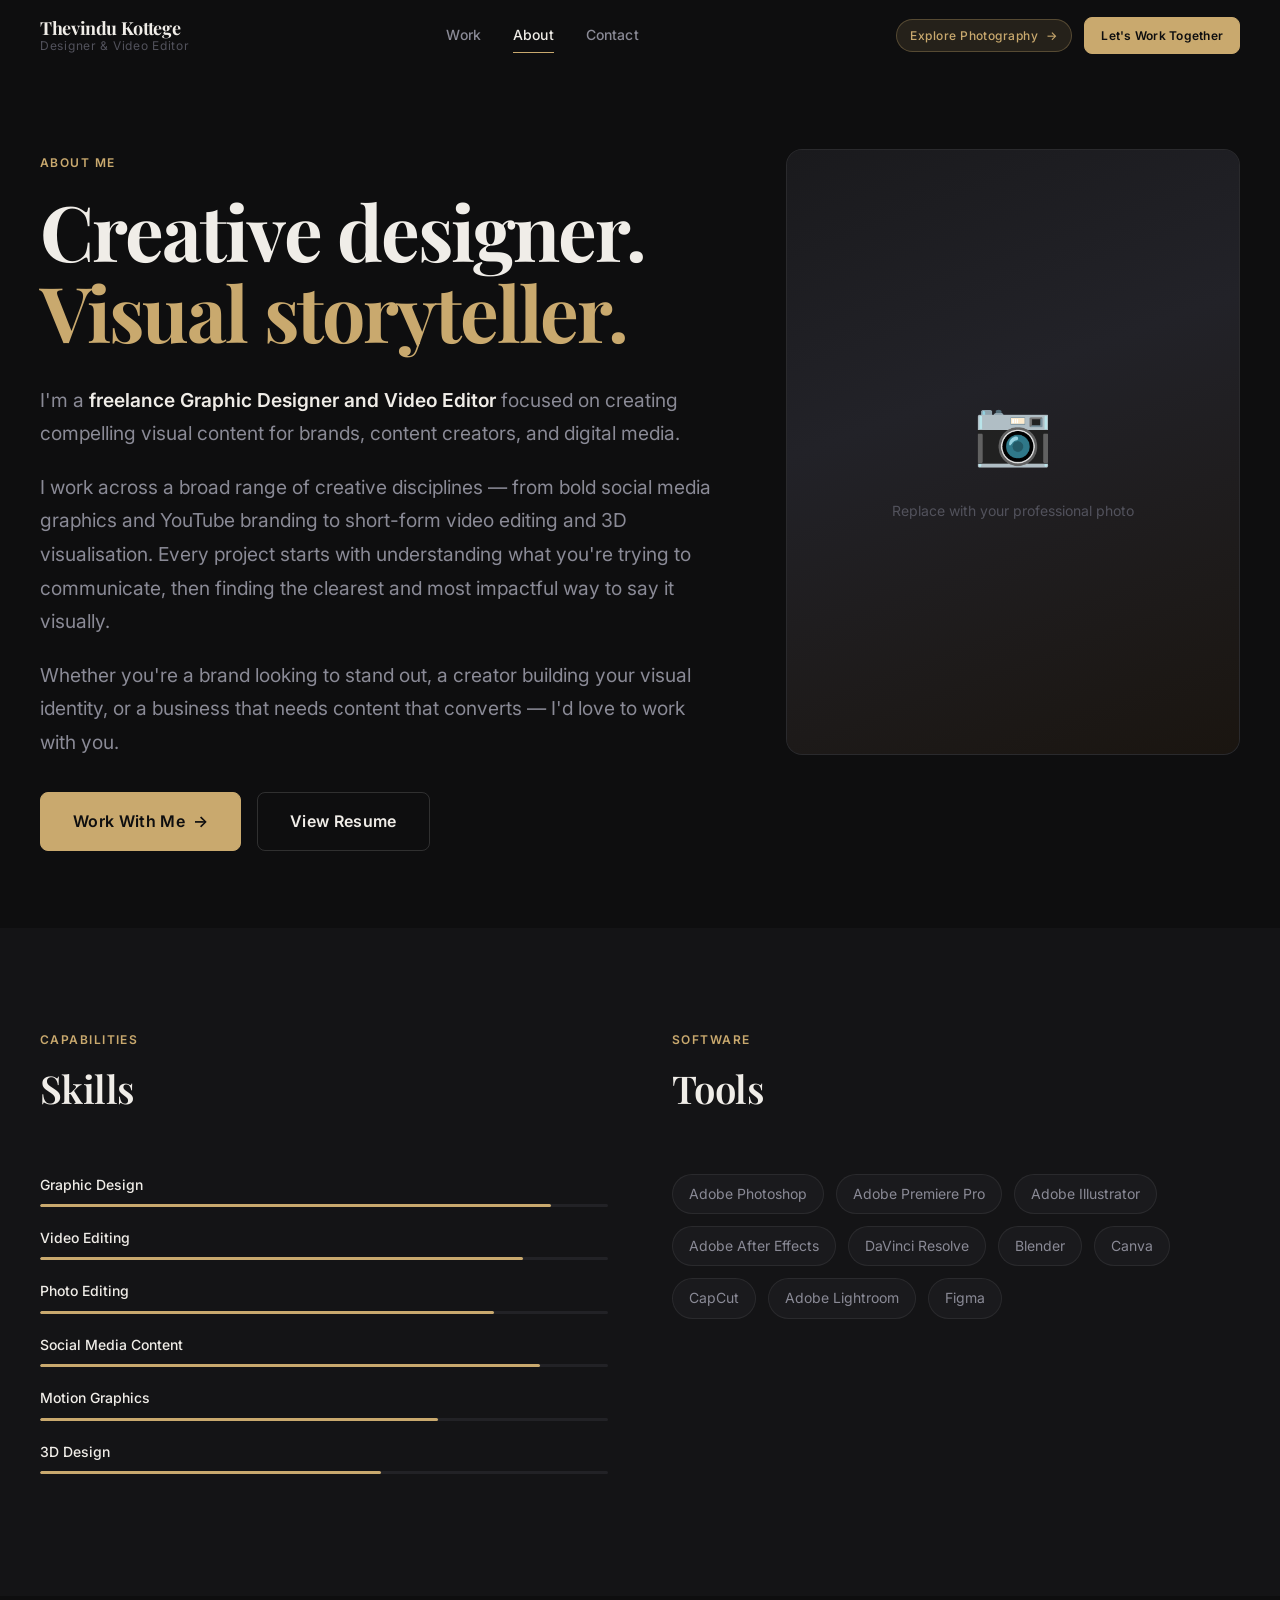
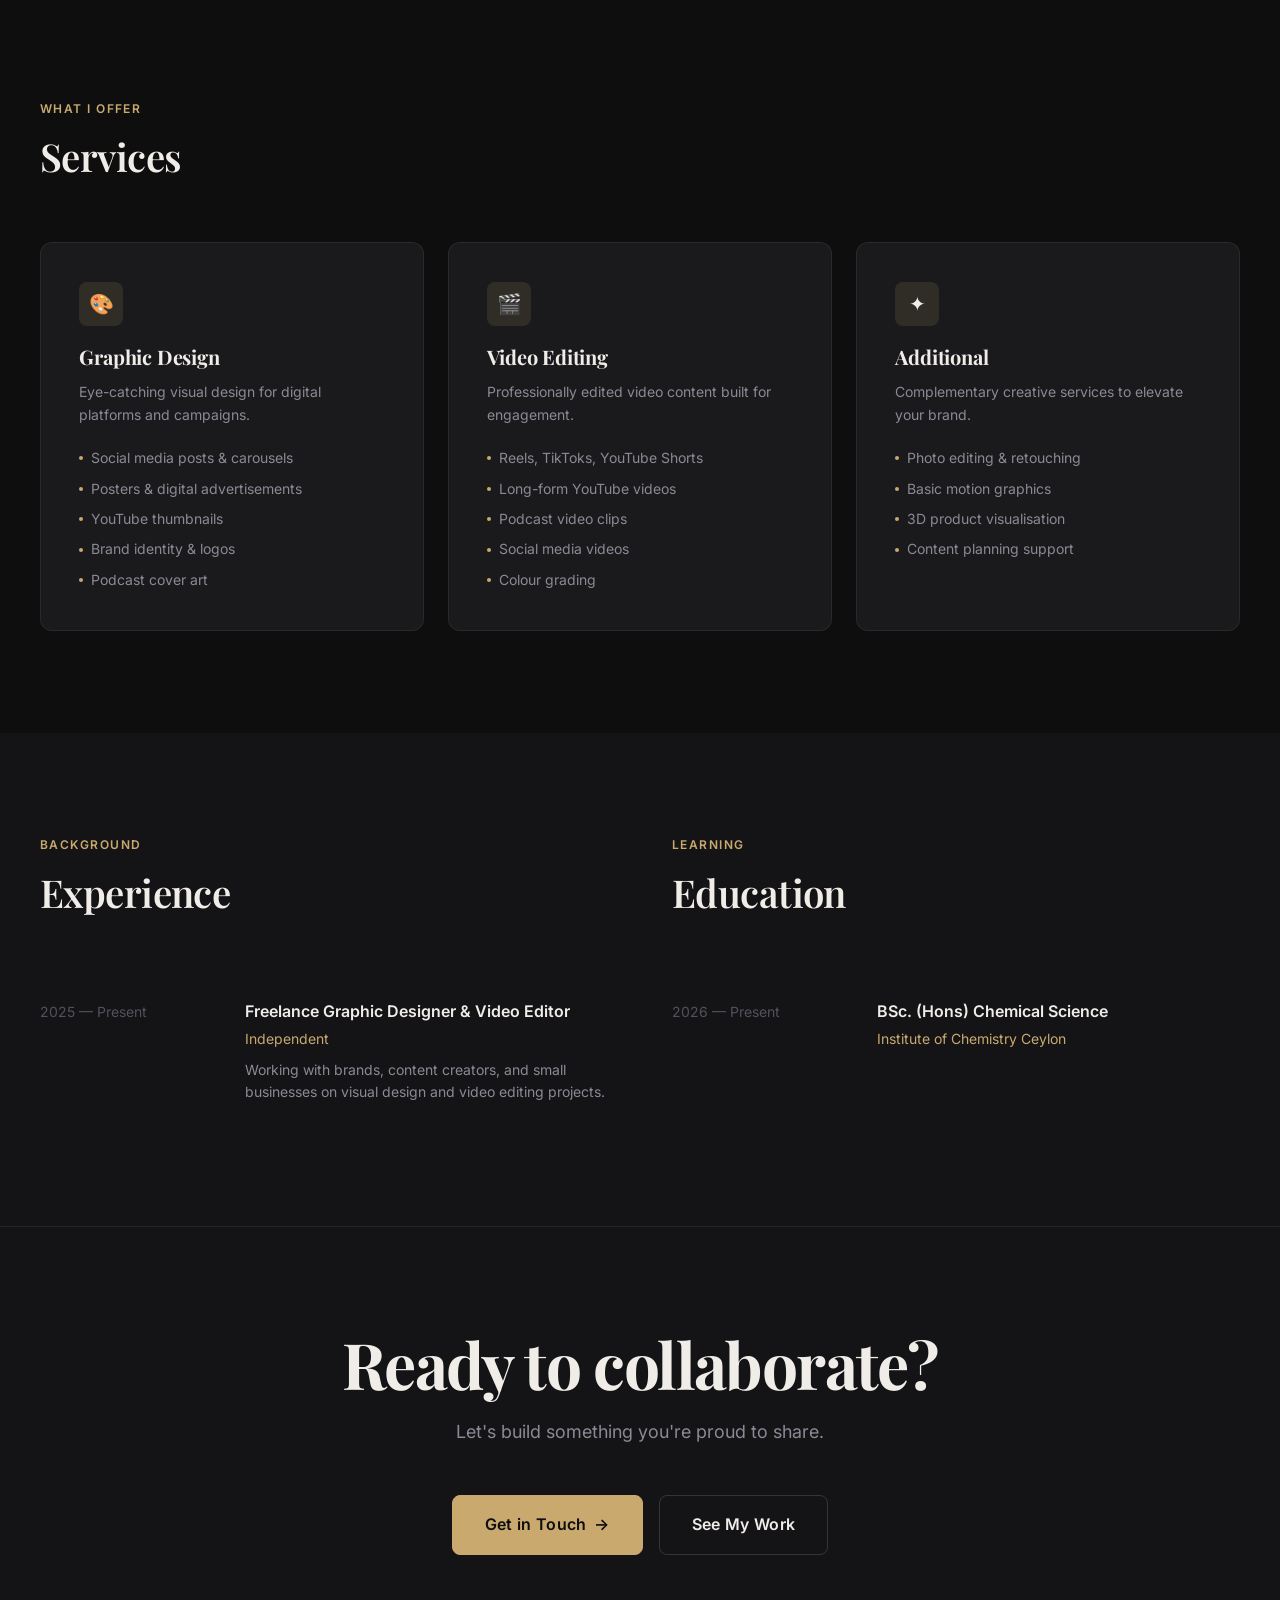
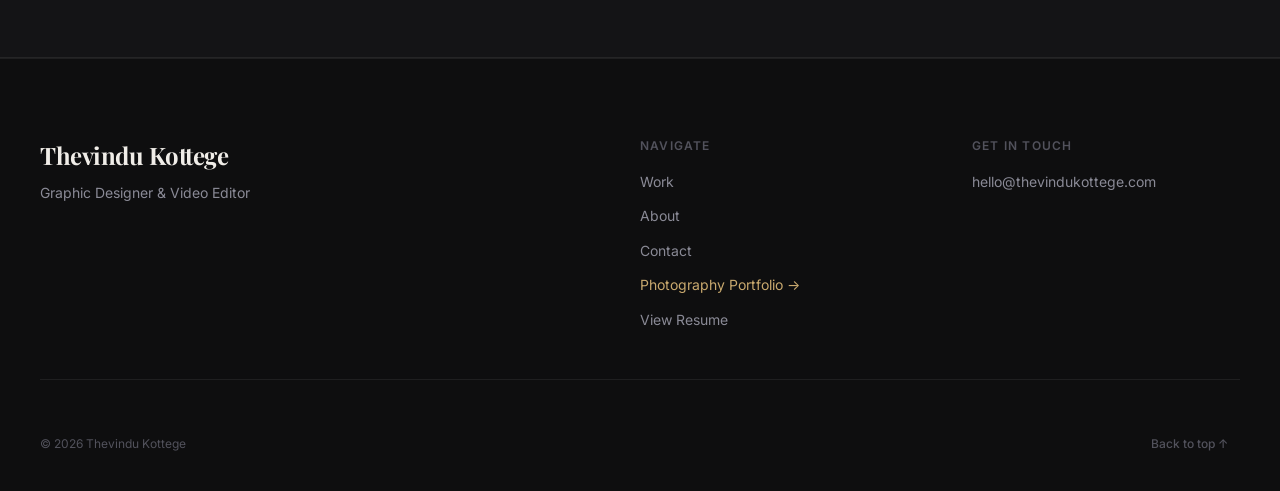
<file: about.html>
﻿<!DOCTYPE html>
<html lang="en">
<head>
  <meta charset="UTF-8">
  <meta name="viewport" content="width=device-width, initial-scale=1.0">
  <title>About — Thevindu Kottege</title>
  <meta name="description" content="About Thevindu Kottege — a freelance Graphic Designer and Video Editor creating visual content for brands, creators and digital media.">

  <meta property="og:type" content="website">
  <meta property="og:title" content="About — Thevindu Kottege">
  <meta property="og:description" content="Freelance Graphic Designer and Video Editor creating visual content for brands, creators and digital media.">
  <meta property="og:url" content="https://yourname.com/about.html">

  <link rel="icon" type="image/svg+xml" href="assets/favicon.svg">
  <link rel="preconnect" href="https://fonts.googleapis.com">
  <link rel="preconnect" href="https://fonts.gstatic.com" crossorigin>
  <link href="https://fonts.googleapis.com/css2?family=Inter:wght@400;500;600;700&family=Playfair+Display:ital,wght@0,400;0,600;0,700;1,400;1,700&display=swap" rel="stylesheet">

  <link rel="stylesheet" href="css/variables.css">
  <link rel="stylesheet" href="css/base.css">
  <link rel="stylesheet" href="css/animations.css">
  <link rel="stylesheet" href="css/components.css">
  <link rel="stylesheet" href="css/responsive.css">

  <!-- Early Theme Morph Initialization -->
  <script src="js/theme-morph.js"></script>
</head>
<body class="page-transition">

  <!-- ── NAVIGATION ─────────────────────────────────────── -->
  <nav class="nav" role="navigation" aria-label="Main navigation">
    <div class="nav__inner">
      <a href="index.html" class="nav__logo" aria-label="Thevindu Kottege — Home">
        <span class="nav__logo-name" data-site-name>Thevindu Kottege</span>
        <span class="nav__logo-title">Designer & Video Editor</span>
      </a>
      <div class="nav__links">
        <a href="work.html" class="nav__link">Work</a>
        <a href="about.html" class="nav__link">About</a>
        <a href="contact.html" class="nav__link">Contact</a>
      </div>
      <div class="nav__cta">
        <a href="photography.html" class="nav__cross-link" title="Explore Photography Portfolio">
          Explore Photography <span>→</span>
        </a>
        <a href="contact.html" class="btn btn--primary btn--sm">Let's Work Together</a>
        <button class="nav__hamburger" aria-label="Toggle menu" aria-expanded="false" aria-controls="mobile-menu">
          <span class="nav__hamburger-line"></span>
          <span class="nav__hamburger-line"></span>
          <span class="nav__hamburger-line"></span>
        </button>
      </div>
    </div>
    <div class="nav__mobile-menu" id="mobile-menu" role="dialog" aria-label="Mobile navigation">
      <a href="work.html" class="nav__mobile-link">Work</a>
      <a href="about.html" class="nav__mobile-link">About</a>
      <a href="contact.html" class="nav__mobile-link">Contact</a>
      <a href="photography.html" class="nav__mobile-cross-link">Explore Photography &#8594;</a>
      <a href="contact.html" class="btn btn--primary" style="margin-top: 1rem;">Let's Work Together</a>
      <div class="nav__mobile-social" data-footer-social></div>
    </div>
  </nav>

  <main>

    <!-- ── ABOUT HERO ─────────────────────────────────────── -->
    <section class="about-hero" aria-label="About introduction">
      <div class="container">
        <div class="about-hero__inner">

          <!-- Text side -->
          <div>
            <span class="label hero-animate-1">About Me</span>
            <h1 class="display-2 hero-animate-2" style="margin: 1rem 0 2rem;">
              Creative designer.<br>
              <em style="color: var(--accent); font-style: normal;">Visual storyteller.</em>
            </h1>

            <div class="about-intro hero-animate-3">
              <p style="margin-bottom: 1.25rem;">
                I'm a <strong>freelance Graphic Designer and Video Editor</strong> focused on creating
                compelling visual content for brands, content creators, and digital media.
              </p>
              <p style="margin-bottom: 1.25rem;">
                I work across a broad range of creative disciplines — from bold social media graphics
                and YouTube branding to short-form video editing and 3D visualisation. Every project
                starts with understanding what you're trying to communicate, then finding the
                clearest and most impactful way to say it visually.
              </p>
              <p>
                Whether you're a brand looking to stand out, a creator building your visual identity,
                or a business that needs content that converts — I'd love to work with you.
              </p>
            </div>

            <div style="display:flex; flex-wrap:wrap; gap: 1rem; margin-top: 2rem;" class="hero-animate-4">
              <a href="contact.html" class="btn btn--primary btn--lg" id="about-cta">
                Work With Me <span class="btn__arrow">→</span>
              </a>
              <a href="#" class="btn btn--ghost btn--lg" data-resume id="about-resume">
                View Resume
              </a>
            </div>
          </div>

          <!-- Image side -->
          <div class="hero-animate-3">
            <div class="about-hero__image">
              <!-- Replace with your real photo -->
              <div style="
                width:100%; height:100%;
                background: linear-gradient(160deg, #1a1a1d 0%, #222228 40%, #1a1510 100%);
                display:flex; align-items:center; justify-content:center;
                flex-direction:column; gap:1rem;
              ">
                <span style="font-size:4rem;" aria-hidden="true">📷</span>
                <p style="color:var(--text-tertiary); font-size:var(--text-sm); text-align:center; padding:0 1rem;">
                  Replace with your professional photo
                </p>
              </div>
            </div>
          </div>

        </div>
      </div>
    </section>

    <!-- ── SKILLS ─────────────────────────────────────────── -->
    <section class="section section--alt" aria-label="Skills">
      <div class="container">
        <div style="display:grid; grid-template-columns: 1fr 1fr; gap: clamp(2rem,5vw,5rem); align-items:start;">

          <div>
            <div class="section-header reveal">
              <span class="label">Capabilities</span>
              <h2 class="heading-2">Skills</h2>
            </div>

            <div class="reveal">
              <div class="skill-bar">
                <div class="skill-bar__header">
                  <span class="skill-bar__name">Graphic Design</span>
                </div>
                <div class="skill-bar__track">
                  <div class="skill-bar__fill" data-width="90%"></div>
                </div>
              </div>
              <div class="skill-bar">
                <div class="skill-bar__header">
                  <span class="skill-bar__name">Video Editing</span>
                </div>
                <div class="skill-bar__track">
                  <div class="skill-bar__fill" data-width="85%"></div>
                </div>
              </div>
              <div class="skill-bar">
                <div class="skill-bar__header">
                  <span class="skill-bar__name">Photo Editing</span>
                </div>
                <div class="skill-bar__track">
                  <div class="skill-bar__fill" data-width="80%"></div>
                </div>
              </div>
              <div class="skill-bar">
                <div class="skill-bar__header">
                  <span class="skill-bar__name">Social Media Content</span>
                </div>
                <div class="skill-bar__track">
                  <div class="skill-bar__fill" data-width="88%"></div>
                </div>
              </div>
              <div class="skill-bar">
                <div class="skill-bar__header">
                  <span class="skill-bar__name">Motion Graphics</span>
                </div>
                <div class="skill-bar__track">
                  <div class="skill-bar__fill" data-width="70%"></div>
                </div>
              </div>
              <div class="skill-bar">
                <div class="skill-bar__header">
                  <span class="skill-bar__name">3D Design</span>
                </div>
                <div class="skill-bar__track">
                  <div class="skill-bar__fill" data-width="60%"></div>
                </div>
              </div>
            </div>
          </div>

          <div>
            <div class="section-header reveal">
              <span class="label">Software</span>
              <h2 class="heading-2">Tools</h2>
              <p class="section-header__subtitle" style="font-size: var(--text-sm);">
                <a href="js/config.js" style="color:var(--accent);"></a>
              </p>
            </div>

            <div class="tools-grid reveal">
              <span class="tool-badge">Adobe Photoshop</span>
              <span class="tool-badge">Adobe Premiere Pro</span>
              <span class="tool-badge">Adobe Illustrator</span>
              <span class="tool-badge">Adobe After Effects</span>
              <span class="tool-badge">DaVinci Resolve</span>
              <span class="tool-badge">Blender</span>
              <span class="tool-badge">Canva</span>
              <span class="tool-badge">CapCut</span>
              <span class="tool-badge">Adobe Lightroom</span>
              <span class="tool-badge">Figma</span>
            </div>
          </div>

        </div>
      </div>
    </section>

    <!-- ── SERVICES ───────────────────────────────────────── -->
    <section class="section" aria-label="Services">
      <div class="container">

        <div class="section-header reveal">
          <span class="label">What I Offer</span>
          <h2 class="heading-2">Services</h2>
        </div>

        <div class="services-grid">
          <article class="service-card reveal">
            <div class="service-card__icon" aria-hidden="true">🎨</div>
            <h3 class="service-card__title">Graphic Design</h3>
            <p class="service-card__desc">
              Eye-catching visual design for digital platforms and campaigns.
            </p>
            <ul class="service-card__list" role="list">
              <li class="service-card__item">Social media posts & carousels</li>
              <li class="service-card__item">Posters & digital advertisements</li>
              <li class="service-card__item">YouTube thumbnails</li>
              <li class="service-card__item">Brand identity & logos</li>
              <li class="service-card__item">Podcast cover art</li>
            </ul>
          </article>

          <article class="service-card reveal reveal--delay-1">
            <div class="service-card__icon" aria-hidden="true">🎬</div>
            <h3 class="service-card__title">Video Editing</h3>
            <p class="service-card__desc">
              Professionally edited video content built for engagement.
            </p>
            <ul class="service-card__list" role="list">
              <li class="service-card__item">Reels, TikToks, YouTube Shorts</li>
              <li class="service-card__item">Long-form YouTube videos</li>
              <li class="service-card__item">Podcast video clips</li>
              <li class="service-card__item">Social media videos</li>
              <li class="service-card__item">Colour grading</li>
            </ul>
          </article>

          <article class="service-card reveal reveal--delay-2">
            <div class="service-card__icon" aria-hidden="true">✦</div>
            <h3 class="service-card__title">Additional</h3>
            <p class="service-card__desc">
              Complementary creative services to elevate your brand.
            </p>
            <ul class="service-card__list" role="list">
              <li class="service-card__item">Photo editing & retouching</li>
              <li class="service-card__item">Basic motion graphics</li>
              <li class="service-card__item">3D product visualisation</li>
              <li class="service-card__item">Content planning support</li>
            </ul>
          </article>
        </div>

      </div>
    </section>

    <!-- ── EXPERIENCE ─────────────────────────────────────── -->
    <section class="section section--alt" aria-label="Experience and education">
      <div class="container">
        <div style="display:grid; grid-template-columns:1fr 1fr; gap: clamp(2rem,5vw,5rem); align-items:start;">

          <!-- Experience -->
          <div>
            <div class="section-header reveal">
              <span class="label">Background</span>
              <h2 class="heading-2">Experience</h2>
            </div>

            <div>
              <div class="experience-item reveal">
                <div class="experience-date">2025 — Present</div>
                <div>
                  <div class="experience-role">Freelance Graphic Designer & Video Editor</div>
                  <div class="experience-company">Independent</div>
                  <p class="experience-desc">
                    Working with brands, content creators, and small businesses on visual design and video editing projects.
                  </p>
                </div>
              </div>
              <!-- Add more experience entries here -->
            </div>
          </div>

          <!-- Education -->
          <div>
            <div class="section-header reveal">
              <span class="label">Learning</span>
              <h2 class="heading-2">Education</h2>
            </div>

            <div>
              <div class="experience-item reveal">
                <div class="experience-date">2026 — Present</div>
                <div>
                  <div class="experience-role">BSc. (Hons) Chemical Science</div>
                  <div class="experience-company">Institute of Chemistry Ceylon</div>
                  <p class="experience-desc">
                    
                  </p>
                </div>
              </div>
              <!-- Add more education entries here -->
            </div>
          </div>

        </div>
      </div>
    </section>

    <!-- ── CTA ────────────────────────────────────────────── -->
    <section class="cta-banner reveal" aria-label="Call to action">
      <h2 class="cta-banner__title">
        Ready to collaborate?
      </h2>
      <p class="cta-banner__subtitle">
        Let's build something you're proud to share.
      </p>
      <div class="cta-banner__actions">
        <a href="contact.html" class="btn btn--primary btn--lg" id="about-contact-cta">
          Get in Touch <span class="btn__arrow">→</span>
        </a>
        <a href="work.html" class="btn btn--ghost btn--lg" id="about-work-link">See My Work</a>
      </div>
    </section>

  </main>

  <!-- ── FOOTER ──────────────────────────────────────────── -->
  <footer class="footer" role="contentinfo">
    <div class="container">
      <div class="footer__inner">
        <div class="footer__brand">
          <div class="footer__brand-name" data-footer-name>Thevindu Kottege</div>
          <div class="footer__brand-title" data-footer-title>Graphic Designer & Video Editor</div>
          <div class="social-links" style="margin-top: 1.25rem;" data-footer-social></div>
        </div>
        <div class="footer__col">
          <div class="footer__col-heading">Navigate</div>
          <div class="footer__links">
            <a href="work.html" class="footer__link">Work</a>
            <a href="about.html" class="footer__link">About</a>
            <a href="contact.html" class="footer__link">Contact</a>
            <a href="photography.html" class="footer__link" style="color: var(--accent);">Photography Portfolio →</a>
            <a href="#" class="footer__link" data-resume>View Resume</a>
          </div>
        </div>
        <div class="footer__col">
          <div class="footer__col-heading">Get In Touch</div>
          <div class="footer__links">
            <a href="#" class="footer__link" data-email data-email-text>hello@thevindukottege.com</a>
          </div>
        </div>
      </div>
      <div class="footer__bottom">
        <span class="footer__copyright" data-footer-year>© 2026 Thevindu Kottege</span>
        <button class="back-to-top" aria-label="Back to top">Back to top ↑</button>
      </div>
    </div>
  </footer>

  <script src="js/config.js"></script>
  <script src="js/projects.js"></script>
  <script src="js/main.js"></script>
  <script src="js/home.js"></script>
</body>
</html>
</file>
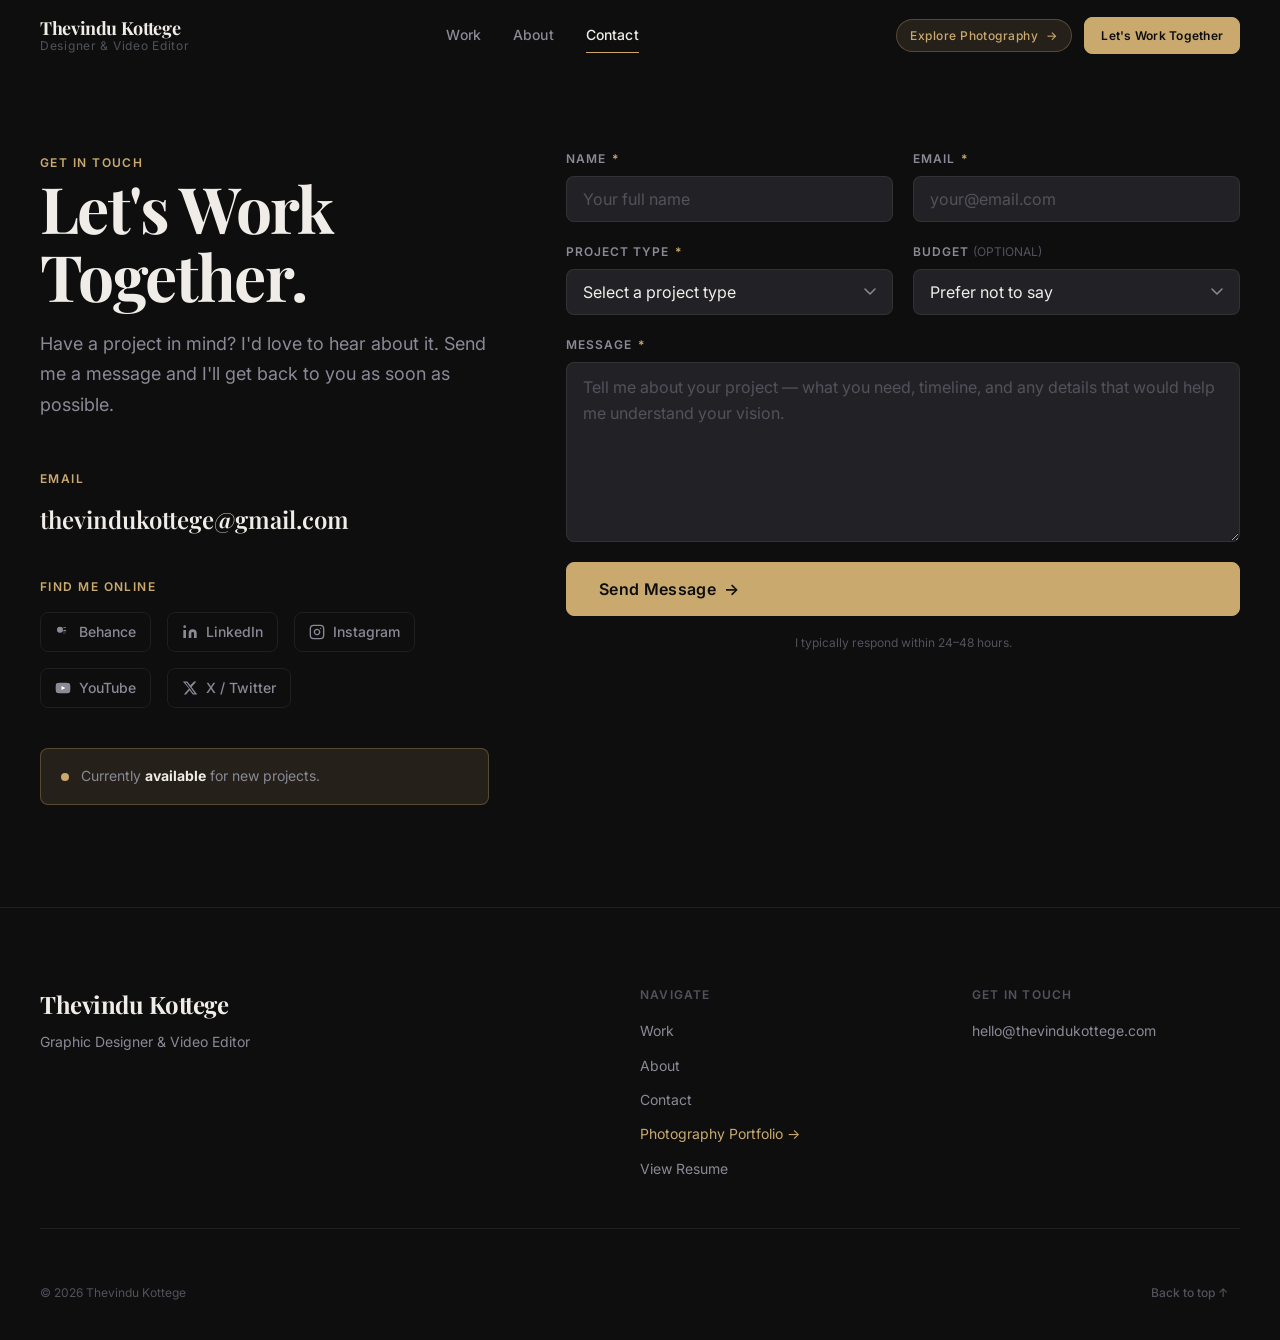
<file: contact.html>
﻿<!DOCTYPE html>
<html lang="en">
<head>
  <meta charset="UTF-8">
  <meta name="viewport" content="width=device-width, initial-scale=1.0">
  <title>Contact — Thevindu Kottege</title>
  <meta name="description" content="Get in touch with Thevindu Kottege — Graphic Designer and Video Editor. Available for freelance projects, collaborations and creative work.">

  <meta property="og:type" content="website">
  <meta property="og:title" content="Contact — Thevindu Kottege">
  <meta property="og:description" content="Have a project in mind? Get in touch with Thevindu Kottege — Graphic Designer and Video Editor.">
  <meta property="og:url" content="https://yourname.com/contact.html">

  <link rel="icon" type="image/svg+xml" href="assets/favicon.svg">
  <link rel="preconnect" href="https://fonts.googleapis.com">
  <link rel="preconnect" href="https://fonts.gstatic.com" crossorigin>
  <link href="https://fonts.googleapis.com/css2?family=Inter:wght@400;500;600;700&family=Playfair+Display:ital,wght@0,400;0,600;0,700;1,400;1,700&display=swap" rel="stylesheet">

  <link rel="stylesheet" href="css/variables.css">
  <link rel="stylesheet" href="css/base.css">
  <link rel="stylesheet" href="css/animations.css">
  <link rel="stylesheet" href="css/components.css">
  <link rel="stylesheet" href="css/responsive.css">

  <!-- Early Theme Morph Initialization -->
  <script src="js/theme-morph.js"></script>

  <style>
    .spin-icon { animation: spin 0.8s linear infinite; display: inline-block; }
  </style>
</head>
<body class="page-transition">

  <!-- ── NAVIGATION ─────────────────────────────────────── -->
  <nav class="nav" role="navigation" aria-label="Main navigation">
    <div class="nav__inner">
      <a href="index.html" class="nav__logo" aria-label="Thevindu Kottege — Home">
        <span class="nav__logo-name" data-site-name>Thevindu Kottege</span>
        <span class="nav__logo-title">Designer & Video Editor</span>
      </a>
      <div class="nav__links">
        <a href="work.html" class="nav__link">Work</a>
        <a href="about.html" class="nav__link">About</a>
        <a href="contact.html" class="nav__link">Contact</a>
      </div>
      <div class="nav__cta">
        <a href="photography.html" class="nav__cross-link" title="Explore Photography Portfolio">
          Explore Photography <span>→</span>
        </a>
        <a href="contact.html" class="btn btn--primary btn--sm">Let's Work Together</a>
        <button class="nav__hamburger" aria-label="Toggle menu" aria-expanded="false" aria-controls="mobile-menu">
          <span class="nav__hamburger-line"></span>
          <span class="nav__hamburger-line"></span>
          <span class="nav__hamburger-line"></span>
        </button>
      </div>
    </div>
    <div class="nav__mobile-menu" id="mobile-menu" role="dialog" aria-label="Mobile navigation">
      <a href="work.html" class="nav__mobile-link">Work</a>
      <a href="about.html" class="nav__mobile-link">About</a>
      <a href="contact.html" class="nav__mobile-link">Contact</a>
      <a href="photography.html" class="nav__mobile-cross-link">Explore Photography &#8594;</a>
      <a href="contact.html" class="btn btn--primary" style="margin-top: 1rem;">Let's Work Together</a>
      <div class="nav__mobile-social" data-footer-social></div>
    </div>
  </nav>

  <main>

    <!-- ── CONTACT MAIN ───────────────────────────────────── -->
    <section
      class="section"
      style="padding-top: calc(var(--nav-height) + clamp(3rem, 6vw, 5rem));"
      aria-label="Contact"
    >
      <div class="container">
        <div class="contact-layout">

          <!-- ── Left: Info ──────────────────────────────── -->
          <div>
            <span class="label hero-animate-1">Get in Touch</span>
            <h1 class="contact-info__title hero-animate-2">
              Let's Work<br>Together.
            </h1>
            <p class="contact-info__desc hero-animate-3">
              Have a project in mind? I'd love to hear about it. Send me a message and I'll get back to you as soon as possible.
            </p>

            <span class="label" style="display:block; margin-bottom:0.75rem; hero-animate-3">Email</span>
            <a
              href="mailto:hello@thevindukottege.com"
              class="contact-email-link hero-animate-4"
              data-contact-email
              id="contact-email-link"
            >
              hello@thevindukottege.com
            </a>

            <div class="hero-animate-4">
              <span class="label" style="display:block; margin-bottom:1rem;">Find me online</span>
              <div class="social-links" data-contact-social>
                <!-- Populated by main.js from CONFIG -->
              </div>
            </div>

            <!-- Availability note -->
            <div style="
              margin-top: 2.5rem;
              padding: 1rem 1.25rem;
              background: var(--accent-muted);
              border: 1px solid var(--border-accent);
              border-radius: var(--radius-md);
              display: flex;
              align-items: center;
              gap: 0.75rem;
            " class="hero-animate-5">
              <span style="width:8px;height:8px;border-radius:50%;background:var(--accent);flex-shrink:0;animation:pulse 2s infinite;" aria-hidden="true"></span>
              <span style="font-size: var(--text-sm); color: var(--text-secondary);">
                Currently <strong style="color:var(--text-primary)">available</strong> for new projects.
              </span>
            </div>
          </div>

          <!-- ── Right: Form ─────────────────────────────── -->
          <div class="hero-animate-3">
            <form
              id="contact-form"
              novalidate
              aria-label="Contact form"
            >

              <div class="form-row">
                <div class="form-group">
                  <label class="form-label" for="name">
                    Name <span class="required" aria-hidden="true">*</span>
                  </label>
                  <input
                    type="text"
                    class="form-input"
                    id="name"
                    name="name"
                    placeholder="Your full name"
                    autocomplete="name"
                    data-required="true"
                    aria-required="true"
                    aria-describedby="name-error"
                  >
                  <span class="form-error" id="name-error" role="alert">This field is required.</span>
                </div>

                <div class="form-group">
                  <label class="form-label" for="email">
                    Email <span class="required" aria-hidden="true">*</span>
                  </label>
                  <input
                    type="email"
                    class="form-input"
                    id="email"
                    name="email"
                    placeholder="your@email.com"
                    autocomplete="email"
                    data-required="email"
                    aria-required="true"
                    aria-describedby="email-error"
                  >
                  <span class="form-error" id="email-error" role="alert">Please enter a valid email address.</span>
                </div>
              </div>

              <div class="form-row">
                <div class="form-group">
                  <label class="form-label" for="project_type">
                    Project Type <span class="required" aria-hidden="true">*</span>
                  </label>
                  <select
                    class="form-select"
                    id="project_type"
                    name="project_type"
                    data-required="true"
                    aria-required="true"
                    aria-describedby="project_type-error"
                  >
                    <option value="" disabled selected>Select a project type</option>
                    <option value="graphic-design">Graphic Design</option>
                    <option value="video-editing">Video Editing</option>
                    <option value="photo-editing">Photo Editing</option>
                    <option value="social-media">Social Media Content</option>
                    <option value="branding">Brand Identity</option>
                    <option value="motion-graphics">Motion Graphics</option>
                    <option value="3d-design">3D Design</option>
                    <option value="other">Other</option>
                  </select>
                  <span class="form-error" id="project_type-error" role="alert">Please select a project type.</span>
                </div>

                <div class="form-group">
                  <label class="form-label" for="budget">
                    Budget <span style="color: var(--text-tertiary); font-weight: 400; letter-spacing:0;">(optional)</span>
                  </label>
                  <select class="form-select" id="budget" name="budget">
                    <option value="" selected>Prefer not to say</option>
                    <option value="under-100">Under $100</option>
                    <option value="100-300">$100 – $300</option>
                    <option value="300-500">$300 – $500</option>
                    <option value="500-1000">$500 – $1,000</option>
                    <option value="1000-plus">$1,000+</option>
                  </select>
                </div>
              </div>

              <div class="form-group">
                <label class="form-label" for="message">
                  Message <span class="required" aria-hidden="true">*</span>
                </label>
                <textarea
                  class="form-textarea"
                  id="message"
                  name="message"
                  placeholder="Tell me about your project — what you need, timeline, and any details that would help me understand your vision."
                  rows="6"
                  data-required="true"
                  aria-required="true"
                  aria-describedby="message-error"
                ></textarea>
                <span class="form-error" id="message-error" role="alert">Please include a message.</span>
              </div>

              <button type="submit" class="btn btn--primary btn--lg" id="contact-submit" style="width:100%;">
                Send Message <span class="btn__arrow">→</span>
              </button>

              <!-- Success state -->
              <div class="form-message form-message--success" id="form-success" role="status">
                <svg width="18" height="18" viewBox="0 0 24 24" fill="none" stroke="currentColor" stroke-width="2" stroke-linecap="round" stroke-linejoin="round" aria-hidden="true"><path d="M22 11.08V12a10 10 0 11-5.93-9.14"/><polyline points="22 4 12 14.01 9 11.01"/></svg>
                Message sent! I'll be in touch soon.
              </div>

              <!-- Error state -->
              <div class="form-message form-message--error" id="form-error" role="alert">
                <svg width="18" height="18" viewBox="0 0 24 24" fill="none" stroke="currentColor" stroke-width="2" stroke-linecap="round" stroke-linejoin="round" aria-hidden="true"><circle cx="12" cy="12" r="10"/><line x1="12" y1="8" x2="12" y2="12"/><line x1="12" y1="16" x2="12.01" y2="16"/></svg>
                Something went wrong. Please try emailing me directly.
              </div>

              <p style="margin-top: 1rem; font-size: var(--text-xs); color: var(--text-tertiary); text-align:center;">
                I typically respond within 24–48 hours.
              </p>

            </form>
          </div>

        </div>
      </div>
    </section>

  </main>

  <!-- ── FOOTER ──────────────────────────────────────────── -->
  <footer class="footer" role="contentinfo">
    <div class="container">
      <div class="footer__inner">
        <div class="footer__brand">
          <div class="footer__brand-name" data-footer-name>Thevindu Kottege</div>
          <div class="footer__brand-title" data-footer-title>Graphic Designer & Video Editor</div>
          <div class="social-links" style="margin-top: 1.25rem;" data-footer-social></div>
        </div>
        <div class="footer__col">
          <div class="footer__col-heading">Navigate</div>
          <div class="footer__links">
            <a href="work.html" class="footer__link">Work</a>
            <a href="about.html" class="footer__link">About</a>
            <a href="contact.html" class="footer__link">Contact</a>
            <a href="photography.html" class="footer__link" style="color: var(--accent);">Photography Portfolio →</a>
            <a href="#" class="footer__link" data-resume>View Resume</a>
          </div>
        </div>
        <div class="footer__col">
          <div class="footer__col-heading">Get In Touch</div>
          <div class="footer__links">
            <a href="#" class="footer__link" data-email data-email-text>hello@thevindukottege.com</a>
          </div>
        </div>
      </div>
      <div class="footer__bottom">
        <span class="footer__copyright" data-footer-year>© 2026 Thevindu Kottege</span>
        <button class="back-to-top" aria-label="Back to top">Back to top ↑</button>
      </div>
    </div>
  </footer>

  <script src="js/config.js"></script>
  <script src="js/projects.js"></script>
  <script src="js/main.js"></script>
  <script src="js/contact.js"></script>
</body>
</html>
</file>
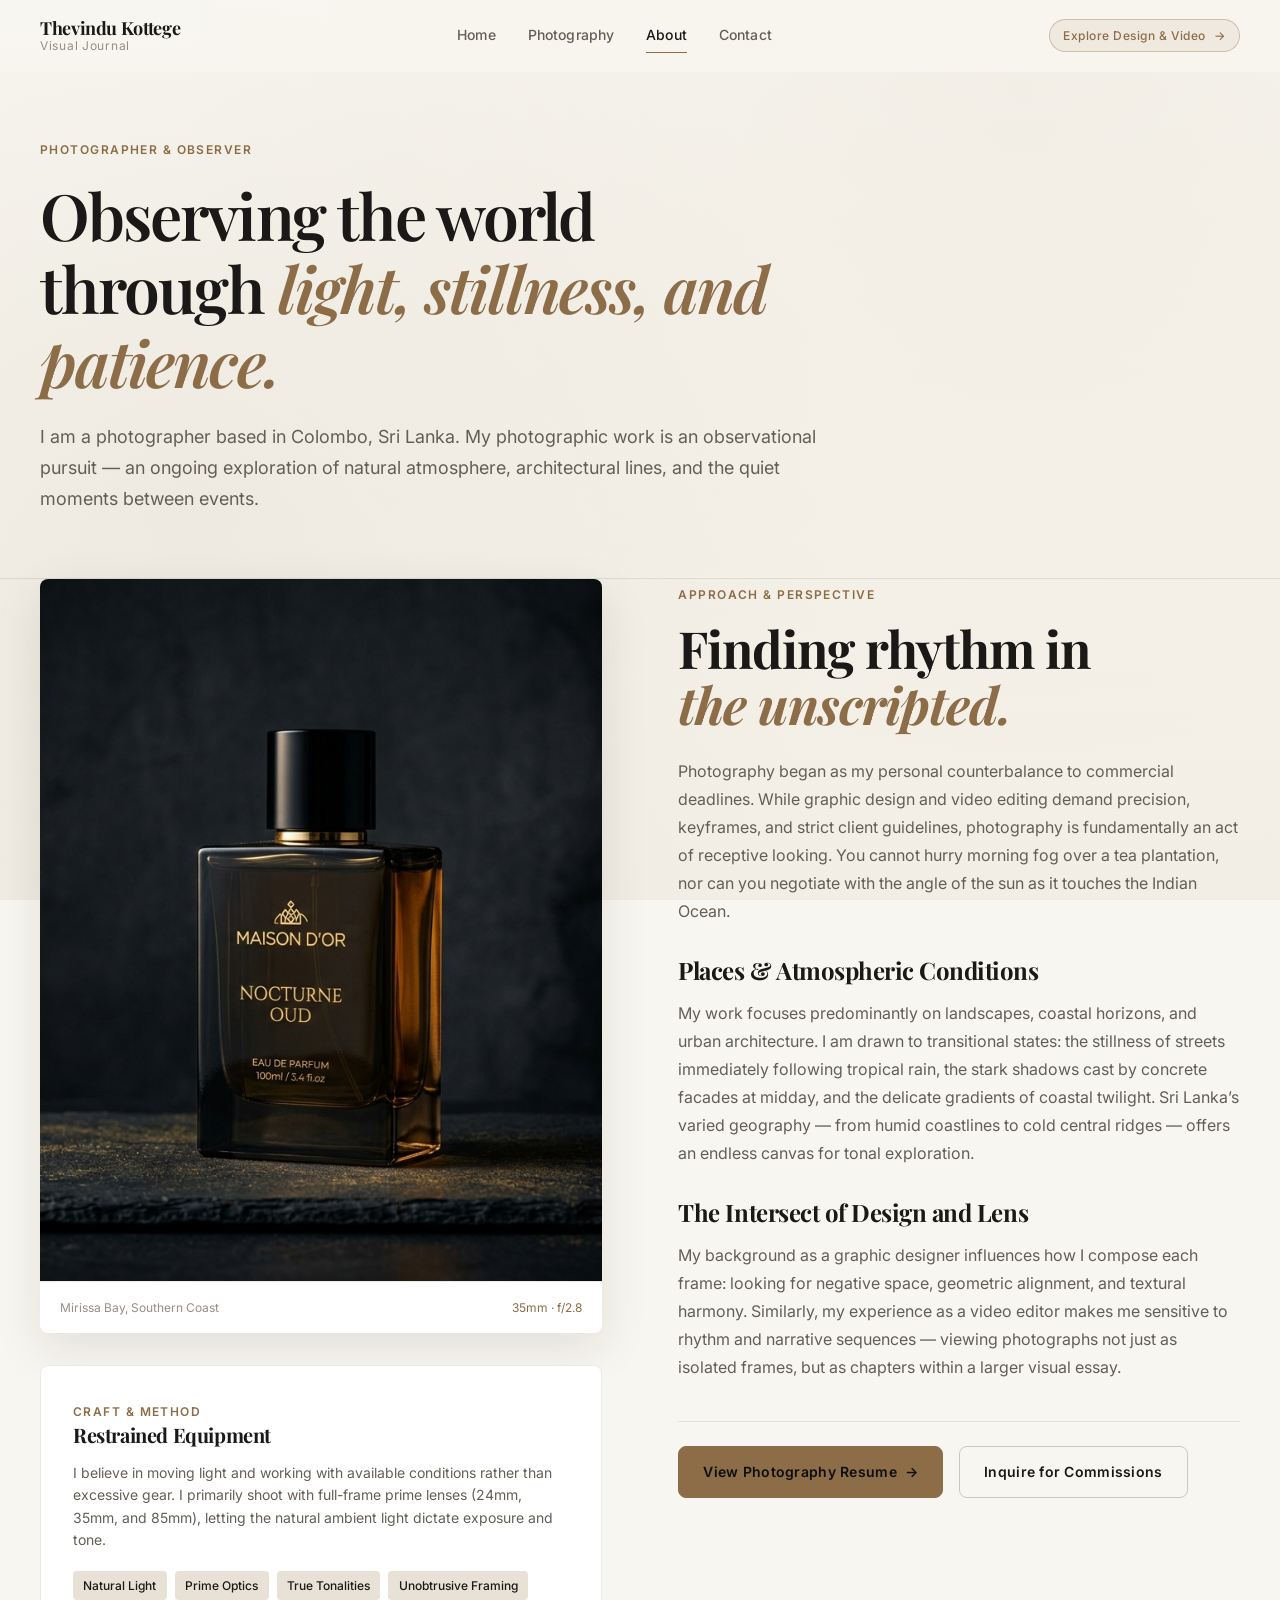
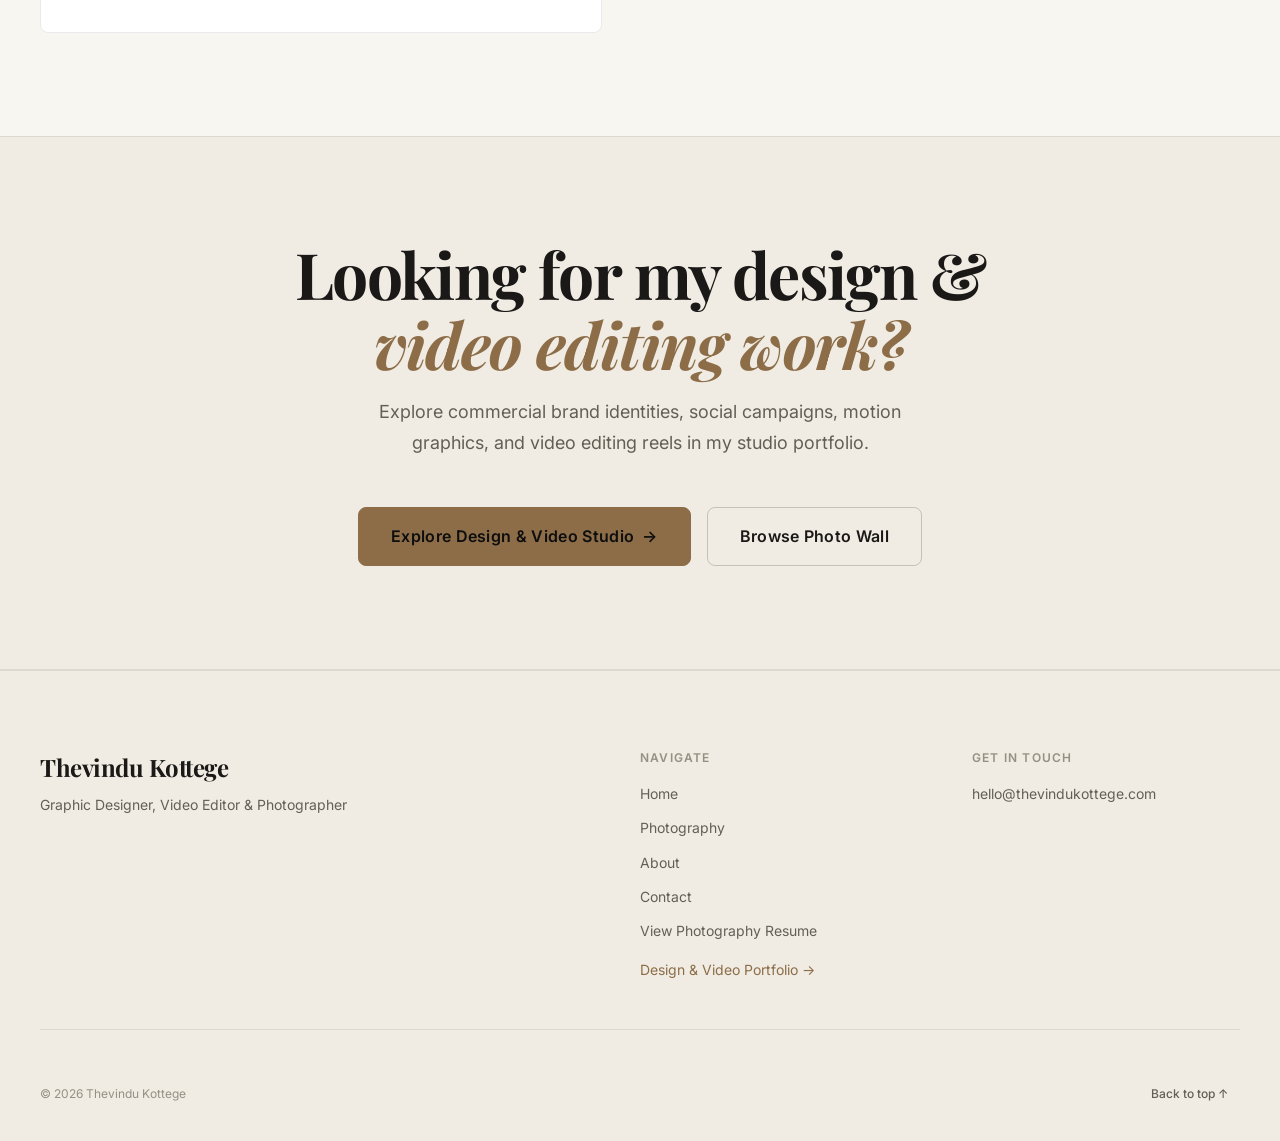
<file: photography-about.html>
﻿<!DOCTYPE html>
<html lang="en">
<head>
  <meta charset="UTF-8">
  <meta name="viewport" content="width=device-width, initial-scale=1.0">
  <title>Thevindu Kottege — About the Photographer</title>
  <meta name="description" content="Learn about Thevindu Kottege's photographic approach, visual philosophy, and storytelling across Sri Lanka's landscapes, coastlines, and urban architecture.">

  <!-- Open Graph -->
  <meta property="og:type" content="website">
  <meta property="og:title" content="Thevindu Kottege — About the Photographer">
  <meta property="og:description" content="Visual philosophy, observational approach, and storytelling by photographer Thevindu Kottege.">
  <meta property="og:url" content="https://thevindukottege.vercel.app/photography-about.html">
  <meta property="og:image" content="assets/images/proj5_product_photo.jpg">

  <!-- Favicon -->
  <link rel="icon" type="image/svg+xml" href="assets/favicon.svg">

  <!-- Google Fonts -->
  <link rel="preconnect" href="https://fonts.googleapis.com">
  <link rel="preconnect" href="https://fonts.gstatic.com" crossorigin>
  <link href="https://fonts.googleapis.com/css2?family=Inter:wght@400;500;600;700&family=Playfair+Display:ital,wght@0,400;0,600;0,700;1,400;1,700&display=swap" rel="stylesheet">

  <!-- CSS -->
  <link rel="stylesheet" href="css/variables.css">
  <link rel="stylesheet" href="css/base.css">
  <link rel="stylesheet" href="css/animations.css">
  <link rel="stylesheet" href="css/components.css">
  <link rel="stylesheet" href="css/responsive.css">
  <link rel="stylesheet" href="css/photography.css">

  <!-- Early Theme Morph Initialization -->
  <script src="js/theme-morph.js"></script>
</head>
<body class="theme-light page-transition">

  <!-- ── NAVIGATION ─────────────────────────────────────── -->
  <nav class="nav" role="navigation" aria-label="Photography navigation">
    <div class="nav__inner">
      <a href="photography.html" class="nav__logo" aria-label="Thevindu Kottege — Photography Home">
        <span class="nav__logo-name" data-site-name>Thevindu Kottege</span>
        <span class="nav__logo-title">Visual Journal</span>
      </a>

      <div class="nav__links">
        <a href="photography.html" class="nav__link">Home</a>
        <a href="photography-gallery.html" class="nav__link">Photography</a>
        <a href="photography-about.html" class="nav__link active">About</a>
        <a href="photography-contact.html" class="nav__link">Contact</a>
      </div>

      <div class="nav__cta">
        <a href="index.html" class="nav__cross-link" title="Switch to Design &amp; Video Studio Portfolio">
          Explore Design &amp; Video <span>→</span>
        </a>
        <button
          class="nav__hamburger"
          aria-label="Toggle menu"
          aria-expanded="false"
          aria-controls="mobile-menu"
          id="hamburger-btn"
        >
          <span class="nav__hamburger-line"></span>
          <span class="nav__hamburger-line"></span>
          <span class="nav__hamburger-line"></span>
        </button>
      </div>
    </div>

    <!-- Mobile menu -->
    <div class="nav__mobile-menu" id="mobile-menu" role="dialog" aria-label="Mobile navigation">
      <a href="photography.html" class="nav__mobile-link">Home</a>
      <a href="photography-gallery.html" class="nav__mobile-link">Photography</a>
      <a href="photography-about.html" class="nav__mobile-link active">About</a>
      <a href="photography-contact.html" class="nav__mobile-link">Contact</a>
      <a href="index.html" class="nav__mobile-cross-link">Explore Design &amp; Video &#8594;</a>
      <div class="nav__mobile-social" data-footer-social></div>
    </div>
  </nav>

  <main>

    <!-- ── ABOUT HERO ─────────────────────────────────────── -->
    <header class="page-header" style="padding-top: calc(var(--nav-height) + clamp(2rem, 5vw, 4rem)); padding-bottom: clamp(2rem, 5vw, 4rem);">
      <div class="container">
        <div style="max-width: 780px;">
          <span class="label hero-animate-1">PHOTOGRAPHER &amp; OBSERVER</span>
          <h1 class="page-header__title hero-animate-2" style="font-family: var(--font-display); font-size: clamp(2.4rem, 5vw, 4rem); font-weight: 600; line-height: 1.15; margin: 1rem 0 1.5rem;">
            Observing the world through <em style="color: var(--accent); font-style: italic;">light, stillness, and patience.</em>
          </h1>
          <p class="hero-animate-3" style="color: var(--text-secondary); font-size: var(--text-lg); line-height: 1.7;">
            I am a photographer based in Colombo, Sri Lanka. My photographic work is an observational pursuit — an ongoing exploration of natural atmosphere, architectural lines, and the quiet moments between events.
          </p>
        </div>
      </div>
    </header>

    <!-- ── PHILOSOPHY & STORY ──────────────────────────────── -->
    <section class="section" style="padding-top: 0;" aria-label="Photographic philosophy">
      <div class="container">
        <div style="display: grid; grid-template-columns: repeat(auto-fit, minmax(320px, 1fr)); gap: clamp(2.5rem, 6vw, 5rem); align-items: start;">
          
          <!-- Visual Column -->
          <div class="reveal">
            <div style="border-radius: var(--radius-md); overflow: hidden; box-shadow: var(--shadow-lg); background: var(--bg-card); margin-bottom: 2rem;">
              <img
                src="assets/images/proj5_product_photo.jpg"
                alt="Observational light study by Thevindu Kottege"
                style="width: 100%; aspect-ratio: 4/5; object-fit: cover; display: block;"
              >
              <div style="padding: 1rem 1.25rem; font-size: var(--text-xs); color: var(--text-tertiary); display: flex; justify-content: space-between; border-top: 1px solid var(--border);">
                <span>Mirissa Bay, Southern Coast</span>
                <span style="color: var(--accent);">35mm · f/2.8</span>
              </div>
            </div>

            <!-- Craft & Equipment Box -->
            <div style="padding: 2rem; background: var(--bg-card); border-radius: var(--radius-md); border: 1px solid var(--border);">
              <span class="label" style="margin-bottom: 0.5rem;">CRAFT &amp; METHOD</span>
              <h3 style="font-family: var(--font-display); font-size: var(--text-xl); margin-bottom: 1rem;">Restrained Equipment</h3>
              <p style="color: var(--text-secondary); font-size: var(--text-sm); line-height: 1.6; margin-bottom: 1rem;">
                I believe in moving light and working with available conditions rather than excessive gear. I primarily shoot with full-frame prime lenses (24mm, 35mm, and 85mm), letting the natural ambient light dictate exposure and tone.
              </p>
              <div style="display: flex; gap: 0.5rem; flex-wrap: wrap; margin-top: 1.25rem;">
                <span style="font-size: var(--text-xs); background: var(--bg-elevated); padding: 0.3rem 0.65rem; border-radius: var(--radius-sm); color: var(--text-primary); font-weight: 500;">Natural Light</span>
                <span style="font-size: var(--text-xs); background: var(--bg-elevated); padding: 0.3rem 0.65rem; border-radius: var(--radius-sm); color: var(--text-primary); font-weight: 500;">Prime Optics</span>
                <span style="font-size: var(--text-xs); background: var(--bg-elevated); padding: 0.3rem 0.65rem; border-radius: var(--radius-sm); color: var(--text-primary); font-weight: 500;">True Tonalities</span>
                <span style="font-size: var(--text-xs); background: var(--bg-elevated); padding: 0.3rem 0.65rem; border-radius: var(--radius-sm); color: var(--text-primary); font-weight: 500;">Unobtrusive Framing</span>
              </div>
            </div>
          </div>

          <!-- Text Narrative Column -->
          <div class="reveal" style="font-size: var(--text-base); color: var(--text-secondary); line-height: 1.8;">
            <span class="label">APPROACH &amp; PERSPECTIVE</span>
            <h2 class="heading-1" style="color: var(--text-primary); margin: 0.75rem 0 1.5rem;">
              Finding rhythm in <br><em style="color: var(--accent); font-style: italic;">the unscripted.</em>
            </h2>

            <p style="margin-bottom: 1.5rem;">
              Photography began as my personal counterbalance to commercial deadlines. While graphic design and video editing demand precision, keyframes, and strict client guidelines, photography is fundamentally an act of receptive looking. You cannot hurry morning fog over a tea plantation, nor can you negotiate with the angle of the sun as it touches the Indian Ocean.
            </p>

            <h3 style="font-family: var(--font-display); font-size: var(--text-2xl); color: var(--text-primary); margin: 2rem 0 1rem;">
              Places &amp; Atmospheric Conditions
            </h3>
            <p style="margin-bottom: 1.5rem;">
              My work focuses predominantly on landscapes, coastal horizons, and urban architecture. I am drawn to transitional states: the stillness of streets immediately following tropical rain, the stark shadows cast by concrete facades at midday, and the delicate gradients of coastal twilight. Sri Lanka’s varied geography — from humid coastlines to cold central ridges — offers an endless canvas for tonal exploration.
            </p>

            <h3 style="font-family: var(--font-display); font-size: var(--text-2xl); color: var(--text-primary); margin: 2rem 0 1rem;">
              The Intersect of Design and Lens
            </h3>
            <p style="margin-bottom: 1.5rem;">
              My background as a graphic designer influences how I compose each frame: looking for negative space, geometric alignment, and textural harmony. Similarly, my experience as a video editor makes me sensitive to rhythm and narrative sequences — viewing photographs not just as isolated frames, but as chapters within a larger visual essay.
            </p>

            <!-- Resume & Inquiries Actions -->
            <div style="padding-top: 1.5rem; border-top: 1px solid var(--border); margin-top: 2.5rem; display: flex; gap: 1rem; flex-wrap: wrap; align-items: center;">
              <a href="#" class="btn btn--primary btn--md" data-photography-resume>
                View Photography Resume <span class="btn__arrow">→</span>
              </a>
              <a href="photography-contact.html" class="btn btn--ghost btn--md">
                Inquire for Commissions
              </a>
            </div>
          </div>

        </div>
      </div>
    </section>

    <!-- ── CROSS-NAVIGATION BANNER ─────────────────────────── -->
    <section class="cta-banner reveal" aria-label="Cross-portfolio navigation" style="background: var(--bg-secondary); border-top: 1px solid var(--border);">
      <h2 class="cta-banner__title" style="color: var(--text-primary);">
        Looking for my design &amp;<br><em style="color: var(--accent); font-style: italic;">video editing work?</em>
      </h2>
      <p class="cta-banner__subtitle" style="color: var(--text-secondary);">
        Explore commercial brand identities, social campaigns, motion graphics, and video editing reels in my studio portfolio.
      </p>
      <div class="cta-banner__actions">
        <a href="index.html" class="btn btn--primary btn--lg">
          Explore Design &amp; Video Studio <span class="btn__arrow">→</span>
        </a>
        <a href="photography-gallery.html" class="btn btn--ghost btn--lg">
          Browse Photo Wall
        </a>
      </div>
    </section>

  </main>

  <!-- ── FOOTER ──────────────────────────────────────────── -->
  <footer class="footer" role="contentinfo">
    <div class="container">
      <div class="footer__inner">
        <div class="footer__brand">
          <div class="footer__brand-name" data-footer-name>Thevindu Kottege</div>
          <div class="footer__brand-title">Graphic Designer, Video Editor &amp; Photographer</div>
          <div class="social-links" style="margin-top: 1.25rem;" data-footer-social></div>
        </div>
        <div class="footer__col">
          <div class="footer__col-heading">Navigate</div>
          <div class="footer__links">
            <a href="photography.html" class="footer__link">Home</a>
            <a href="photography-gallery.html" class="footer__link">Photography</a>
            <a href="photography-about.html" class="footer__link active">About</a>
            <a href="photography-contact.html" class="footer__link">Contact</a>
            <a href="#" class="footer__link" data-photography-resume>View Photography Resume</a>
            <a href="index.html" class="footer__link" style="color: var(--accent); margin-top: 0.25rem;">Design &amp; Video Portfolio →</a>
          </div>
        </div>
        <div class="footer__col">
          <div class="footer__col-heading">Get In Touch</div>
          <div class="footer__links">
            <a href="#" class="footer__link" data-email data-email-text>hello@thevindukottege.com</a>
          </div>
        </div>
      </div>
      <div class="footer__bottom">
        <span class="footer__copyright" data-footer-year>© 2026 Thevindu Kottege</span>
        <button class="back-to-top" aria-label="Back to top">
          Back to top ↑
        </button>
      </div>
    </div>
  </footer>

  <!-- Scripts -->
  <script src="js/config.js"></script>
  <script src="js/image-utils.js"></script>
  <script src="js/projects.js"></script>
  <script src="js/photography-data.js"></script>
  <script src="js/main.js"></script>
  <script src="js/photography.js"></script>
</body>
</html>
</file>
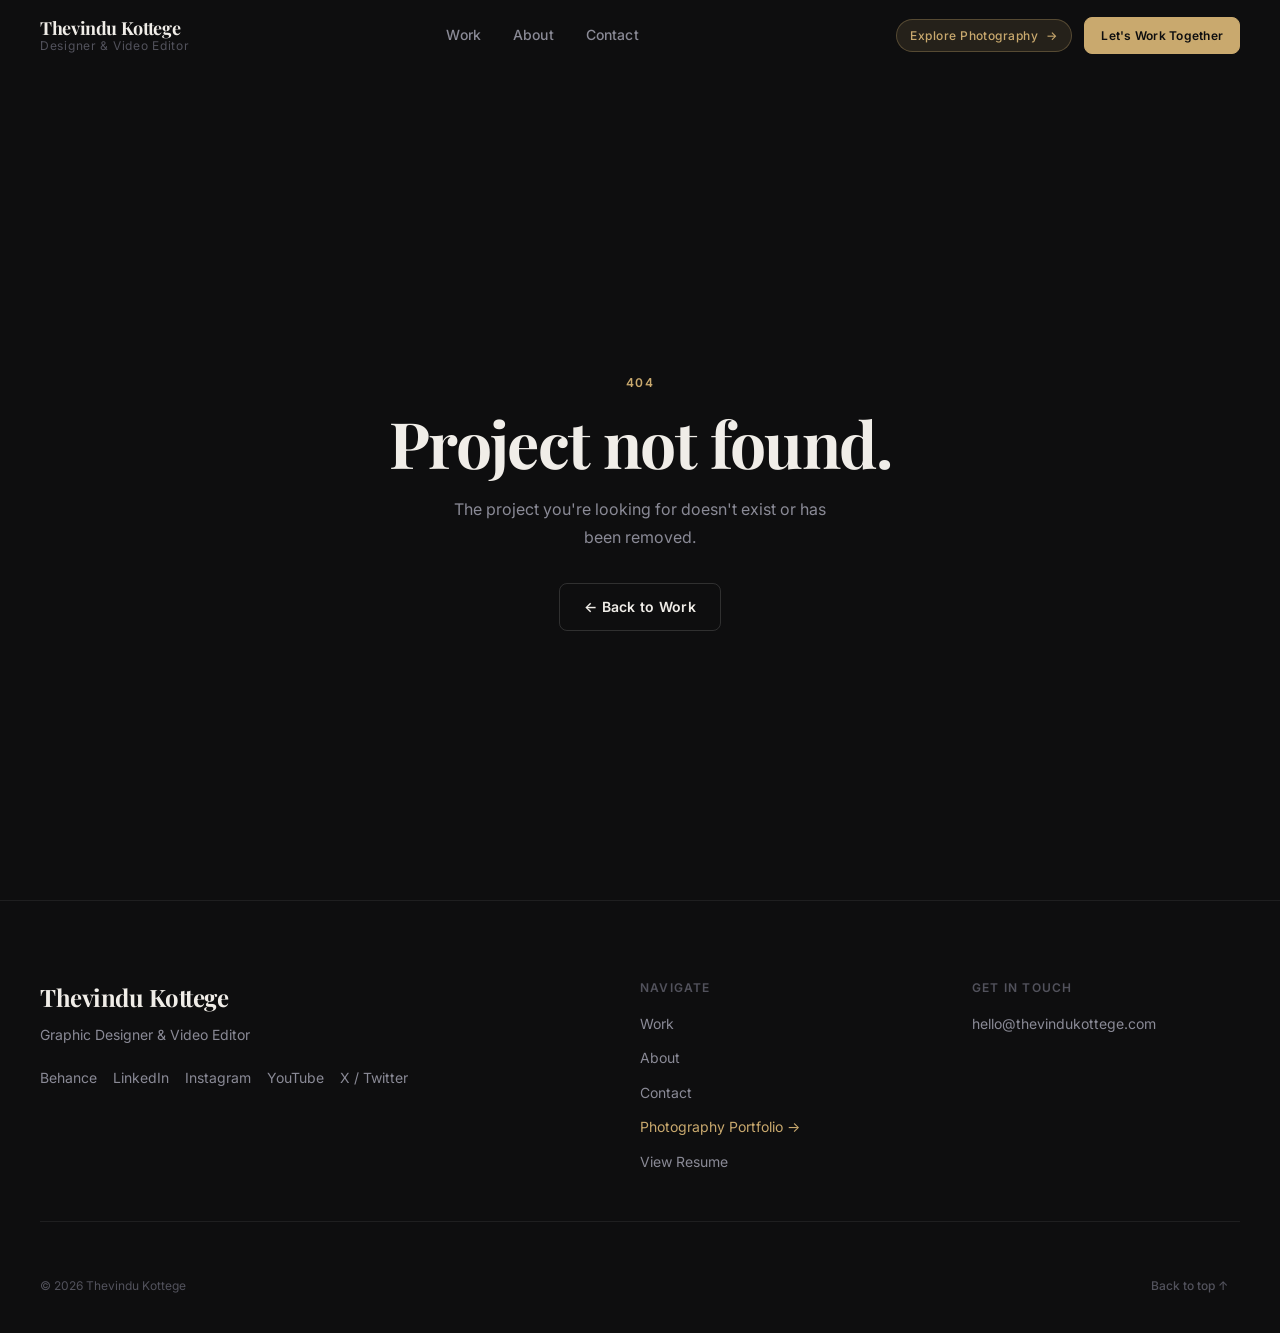
<file: project.html>
﻿<!DOCTYPE html>
<html lang="en">
<head>
  <meta charset="UTF-8">
  <meta name="viewport" content="width=device-width, initial-scale=1.0">
  <title>Project — Thevindu Kottege</title>
  <meta name="description" content="Project case study by Thevindu Kottege — Graphic Designer and Video Editor.">

  <meta property="og:type" content="article">
  <meta property="og:title" content="Project — Thevindu Kottege">
  <meta property="og:description" content="Project case study by Thevindu Kottege.">
  <meta property="og:image" content="">

  <link rel="icon" type="image/svg+xml" href="assets/favicon.svg">
  <link rel="preconnect" href="https://fonts.googleapis.com">
  <link rel="preconnect" href="https://fonts.gstatic.com" crossorigin>
  <link href="https://fonts.googleapis.com/css2?family=Inter:wght@400;500;600;700&family=Playfair+Display:ital,wght@0,400;0,600;0,700;1,400;1,700&display=swap" rel="stylesheet">

  <link rel="stylesheet" href="css/variables.css">
  <link rel="stylesheet" href="css/base.css">
  <link rel="stylesheet" href="css/animations.css">
  <link rel="stylesheet" href="css/components.css">
  <link rel="stylesheet" href="css/responsive.css">

  <!-- Early Theme Morph Initialization -->
  <script src="js/theme-morph.js"></script>

  <style>
    /* Spin animation for submit button */
    .spin-icon {
      animation: spin 0.8s linear infinite;
      display: inline-block;
    }
  </style>
</head>
<body class="page-transition">

  <!-- ── NAVIGATION ─────────────────────────────────────── -->
  <nav class="nav" role="navigation" aria-label="Main navigation">
    <div class="nav__inner">
      <a href="index.html" class="nav__logo" aria-label="Thevindu Kottege — Home">
        <span class="nav__logo-name" data-site-name>Thevindu Kottege</span>
        <span class="nav__logo-title">Designer & Video Editor</span>
      </a>
      <div class="nav__links">
        <a href="work.html" class="nav__link">Work</a>
        <a href="about.html" class="nav__link">About</a>
        <a href="contact.html" class="nav__link">Contact</a>
      </div>
      <div class="nav__cta">
        <a href="photography.html" class="nav__cross-link" title="Explore Photography Portfolio">
          Explore Photography <span>→</span>
        </a>
        <a href="contact.html" class="btn btn--primary btn--sm">Let's Work Together</a>
        <button class="nav__hamburger" aria-label="Toggle menu" aria-expanded="false" aria-controls="mobile-menu">
          <span class="nav__hamburger-line"></span>
          <span class="nav__hamburger-line"></span>
          <span class="nav__hamburger-line"></span>
        </button>
      </div>
    </div>
    <div class="nav__mobile-menu" id="mobile-menu" role="dialog" aria-label="Mobile navigation">
      <a href="work.html" class="nav__mobile-link">Work</a>
      <a href="about.html" class="nav__mobile-link">About</a>
      <a href="contact.html" class="nav__mobile-link">Contact</a>
      <a href="photography.html" class="nav__mobile-cross-link">Explore Photography &#8594;</a>
      <a href="contact.html" class="btn btn--primary" style="margin-top: 1rem;">Let's Work Together</a>
    </div>
  </nav>

  <main>

    <!-- Breadcrumb -->
    <div style="position:fixed; top: var(--nav-height); left:0; right:0; z-index:50; padding: 0.75rem clamp(1.25rem, 4vw, 2.5rem); border-bottom: 1px solid var(--border); background: rgba(14,14,15,0.95); backdrop-filter: blur(12px); -webkit-backdrop-filter: blur(12px);">
      <div style="max-width: var(--max-width); margin: auto; display:flex; align-items:center; gap: 0.5rem;">
        <a href="work.html" style="font-size: var(--text-xs); color: var(--text-tertiary); transition: color 0.15s;" onmouseover="this.style.color='var(--accent)'" onmouseout="this.style.color='var(--text-tertiary)'">← All Work</a>
      </div>
    </div>

    <!-- ── PROJECT HERO ────────────────────────────────────── -->
    <section
      class="project-hero hero-animate-1"
      id="project-hero"
      aria-label="Project introduction"
      style="padding-top: calc(var(--nav-height) + 3rem + 40px);"
    >
      <!-- Populated by project.js -->
      <div class="container">
        <div class="skeleton" style="width:120px;height:18px;border-radius:4px;margin-bottom:1.5rem;"></div>
        <div class="skeleton" style="width:70%;height:64px;border-radius:8px;margin-bottom:2rem;"></div>
        <div style="display:flex;gap:2rem;">
          <div class="skeleton" style="width:100px;height:40px;border-radius:6px;"></div>
          <div class="skeleton" style="width:100px;height:40px;border-radius:6px;"></div>
          <div class="skeleton" style="width:100px;height:40px;border-radius:6px;"></div>
        </div>
        <div class="skeleton" style="height:420px;border-radius:12px;margin-top:2.5rem;"></div>
      </div>
    </section>

    <!-- ── OVERVIEW ───────────────────────────────────────── -->
    <section class="section section--alt" aria-label="Project overview">
      <div class="container">
        <h2 class="heading-2 reveal" style="margin-bottom: clamp(1.5rem, 3vw, 2.5rem);">Overview</h2>
        <div class="project-overview" id="project-overview">
          <!-- Populated by project.js -->
        </div>
      </div>
    </section>

    <!-- ── PROCESS ────────────────────────────────────────── -->
    <section class="section" id="process-section" aria-label="Design process">
      <div class="container">
        <h2 class="heading-2 reveal" style="margin-bottom: clamp(1.5rem, 3vw, 2.5rem);">Process</h2>
        <div class="project-overview" id="project-process">
          <!-- Populated by project.js -->
        </div>
      </div>
    </section>

    <!-- ── FINAL WORK ─────────────────────────────────────── -->
    <section class="section section--alt" aria-label="Final work gallery">
      <div class="container">
        <h2 class="heading-2 reveal" style="margin-bottom: clamp(1.5rem, 3vw, 2.5rem);">The Work</h2>
        <div class="project-gallery" id="project-gallery">
          <!-- Populated by project.js -->
        </div>
      </div>
    </section>

    <!-- ── RESULTS ────────────────────────────────────────── -->
    <section class="section" id="results-section" aria-label="Project results">
      <div class="container">
        <div class="section-header reveal">
          <span class="label">Results</span>
          <h2 class="heading-2">The Impact</h2>
        </div>
        <div class="results-grid" id="results-grid">
          <!-- Populated by project.js -->
        </div>
      </div>
    </section>

    <!-- ── PREV/NEXT NAV ──────────────────────────────────── -->
    <section class="section section--alt" aria-label="Project navigation">
      <div class="container">
        <div id="project-adjacent-nav">
          <!-- Populated by project.js -->
        </div>
      </div>
    </section>

  </main>

  <!-- ── FOOTER ──────────────────────────────────────────── -->
  <footer class="footer" role="contentinfo">
    <div class="container">
      <div class="footer__inner">
        <div class="footer__brand">
          <div class="footer__brand-name" data-footer-name>Thevindu Kottege</div>
          <div class="footer__brand-title" data-footer-title>Graphic Designer & Video Editor</div>
          <div class="social-links" style="margin-top: 1.25rem;" data-footer-social></div>
        </div>
        <div class="footer__col">
          <div class="footer__col-heading">Navigate</div>
          <div class="footer__links">
            <a href="work.html" class="footer__link">Work</a>
            <a href="about.html" class="footer__link">About</a>
            <a href="contact.html" class="footer__link">Contact</a>
            <a href="photography.html" class="footer__link" style="color: var(--accent);">Photography Portfolio →</a>
            <a href="#" class="footer__link" data-resume>View Resume</a>
          </div>
        </div>
        <div class="footer__col">
          <div class="footer__col-heading">Get In Touch</div>
          <div class="footer__links">
            <a href="#" class="footer__link" data-email data-email-text>hello@thevindukottege.com</a>
          </div>
        </div>
      </div>
      <div class="footer__bottom">
        <span class="footer__copyright" data-footer-year>© 2026 Thevindu Kottege</span>
        <button class="back-to-top" aria-label="Back to top">Back to top ↑</button>
      </div>
    </div>
  </footer>

  <script src="js/config.js"></script>
  <script src="js/image-utils.js"></script>
  <script src="js/projects.js"></script>
  <script src="js/main.js"></script>
  <script src="js/project.js"></script>
</body>
</html>
</file>
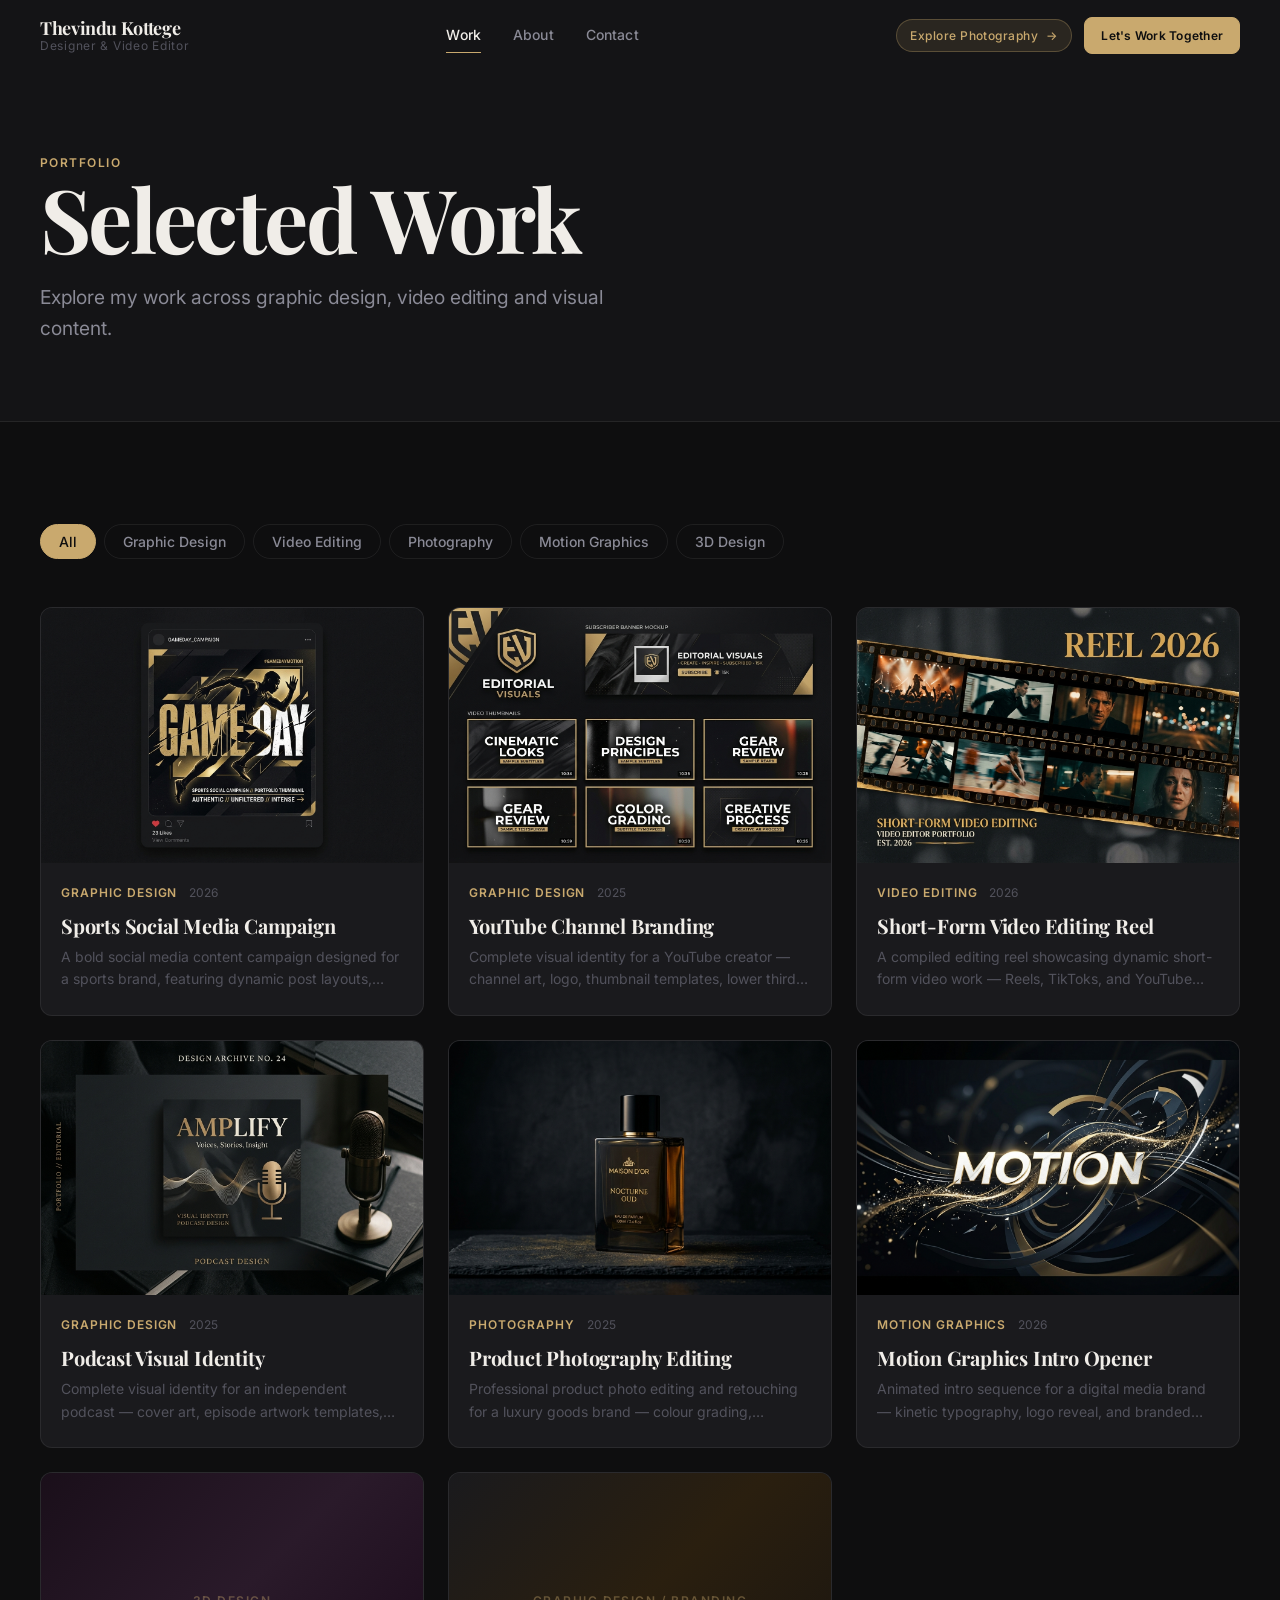
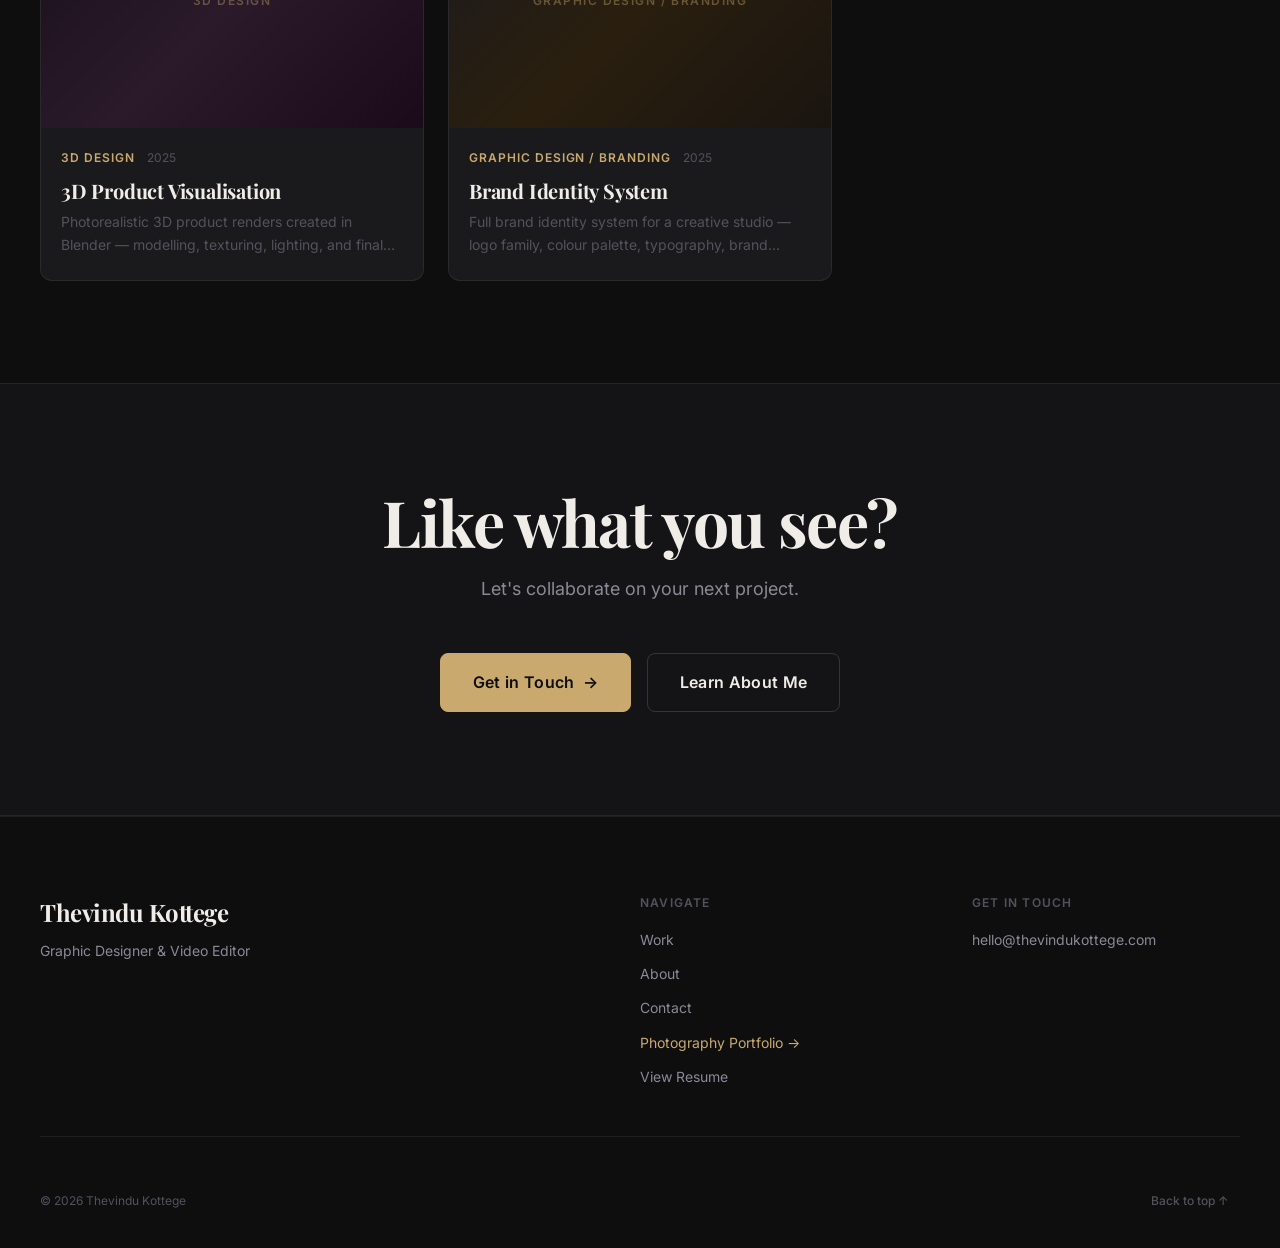
<file: work.html>
﻿<!DOCTYPE html>
<html lang="en">
<head>
  <meta charset="UTF-8">
  <meta name="viewport" content="width=device-width, initial-scale=1.0">
  <title>Work — Thevindu Kottege</title>
  <meta name="description" content="Explore portfolio projects by Thevindu Kottege — graphic design, video editing, photography, motion graphics, and 3D work for brands, creators and digital media.">

  <meta property="og:type" content="website">
  <meta property="og:title" content="Work — Thevindu Kottege">
  <meta property="og:description" content="Explore portfolio projects by Thevindu Kottege across graphic design, video editing, photography, and motion graphics.">
  <meta property="og:url" content="https://yourname.com/work.html">

  <link rel="icon" type="image/svg+xml" href="assets/favicon.svg">
  <link rel="preconnect" href="https://fonts.googleapis.com">
  <link rel="preconnect" href="https://fonts.gstatic.com" crossorigin>
  <link href="https://fonts.googleapis.com/css2?family=Inter:wght@400;500;600;700&family=Playfair+Display:ital,wght@0,400;0,600;0,700;1,400;1,700&display=swap" rel="stylesheet">

  <link rel="stylesheet" href="css/variables.css">
  <link rel="stylesheet" href="css/base.css">
  <link rel="stylesheet" href="css/animations.css">
  <link rel="stylesheet" href="css/components.css">
  <link rel="stylesheet" href="css/responsive.css">

  <!-- Early Theme Morph Initialization -->
  <script src="js/theme-morph.js"></script>
</head>
<body class="page-transition">

  <!-- ── NAVIGATION ─────────────────────────────────────── -->
  <nav class="nav" role="navigation" aria-label="Main navigation">
    <div class="nav__inner">
      <a href="index.html" class="nav__logo" aria-label="Thevindu Kottege — Home">
        <span class="nav__logo-name" data-site-name>Thevindu Kottege</span>
        <span class="nav__logo-title">Designer & Video Editor</span>
      </a>
      <div class="nav__links">
        <a href="work.html" class="nav__link">Work</a>
        <a href="about.html" class="nav__link">About</a>
        <a href="contact.html" class="nav__link">Contact</a>
      </div>
      <div class="nav__cta">
        <a href="photography.html" class="nav__cross-link" title="Explore Photography Portfolio">
          Explore Photography <span>→</span>
        </a>
        <a href="contact.html" class="btn btn--primary btn--sm">Let's Work Together</a>
        <button class="nav__hamburger" aria-label="Toggle menu" aria-expanded="false" aria-controls="mobile-menu">
          <span class="nav__hamburger-line"></span>
          <span class="nav__hamburger-line"></span>
          <span class="nav__hamburger-line"></span>
        </button>
      </div>
    </div>
    <div class="nav__mobile-menu" id="mobile-menu" role="dialog" aria-label="Mobile navigation">
      <a href="work.html" class="nav__mobile-link">Work</a>
      <a href="about.html" class="nav__mobile-link">About</a>
      <a href="contact.html" class="nav__mobile-link">Contact</a>
      <a href="photography.html" class="nav__mobile-cross-link">Explore Photography &#8594;</a>
      <a href="contact.html" class="btn btn--primary" style="margin-top: 1rem;">Let's Work Together</a>
      <div class="nav__mobile-social" data-footer-social></div>
    </div>
  </nav>

  <main>

    <!-- ── PAGE HEADER ────────────────────────────────────── -->
    <header class="page-header section--alt">
      <div class="container">
        <span class="label hero-animate-1">Portfolio</span>
        <h1 class="page-header__title hero-animate-2">Selected Work</h1>
        <p class="page-header__subtitle hero-animate-3">
          Explore my work across graphic design, video editing and visual content.
        </p>
      </div>
    </header>

    <!-- ── PROJECT GRID ───────────────────────────────────── -->
    <section class="section" aria-label="All projects">
      <div class="container">

        <!-- Category filters -->
        <div class="filter-tabs" role="tablist" aria-label="Filter projects by category">
          <button class="filter-tab active" data-category="all" role="tab" aria-selected="true" id="filter-all">All</button>
          <button class="filter-tab" data-category="graphic-design" role="tab" aria-selected="false" id="filter-graphic-design">Graphic Design</button>
          <button class="filter-tab" data-category="video-editing" role="tab" aria-selected="false" id="filter-video-editing">Video Editing</button>
          <button class="filter-tab" data-category="photography" role="tab" aria-selected="false" id="filter-photography">Photography</button>
          <button class="filter-tab" data-category="motion" role="tab" aria-selected="false" id="filter-motion">Motion Graphics</button>
          <button class="filter-tab" data-category="3d-motion" role="tab" aria-selected="false" id="filter-3d">3D Design</button>
        </div>

        <!-- Projects grid -->
        <div
          class="project-grid project-grid--work"
          id="work-grid"
          role="tabpanel"
          aria-label="Filtered project results"
        >
          <!-- Populated by work.js -->
          <div class="skeleton" style="height:360px; border-radius:12px;"></div>
          <div class="skeleton" style="height:360px; border-radius:12px;"></div>
          <div class="skeleton" style="height:360px; border-radius:12px;"></div>
          <div class="skeleton" style="height:360px; border-radius:12px;"></div>
          <div class="skeleton" style="height:360px; border-radius:12px;"></div>
          <div class="skeleton" style="height:360px; border-radius:12px;"></div>
        </div>

      </div>
    </section>

    <!-- ── CTA ────────────────────────────────────────────── -->
    <section class="cta-banner reveal" aria-label="Call to action">
      <h2 class="cta-banner__title">Like what you see?</h2>
      <p class="cta-banner__subtitle">Let's collaborate on your next project.</p>
      <div class="cta-banner__actions">
        <a href="contact.html" class="btn btn--primary btn--lg" id="work-cta">
          Get in Touch <span class="btn__arrow">→</span>
        </a>
        <a href="about.html" class="btn btn--ghost btn--lg" id="work-about">Learn About Me</a>
      </div>
    </section>

  </main>

  <!-- ── FOOTER ──────────────────────────────────────────── -->
  <footer class="footer" role="contentinfo">
    <div class="container">
      <div class="footer__inner">
        <div class="footer__brand">
          <div class="footer__brand-name" data-footer-name>Thevindu Kottege</div>
          <div class="footer__brand-title" data-footer-title>Graphic Designer & Video Editor</div>
          <div class="social-links" style="margin-top: 1.25rem;" data-footer-social></div>
        </div>
        <div class="footer__col">
          <div class="footer__col-heading">Navigate</div>
          <div class="footer__links">
            <a href="work.html" class="footer__link">Work</a>
            <a href="about.html" class="footer__link">About</a>
            <a href="contact.html" class="footer__link">Contact</a>
            <a href="photography.html" class="footer__link" style="color: var(--accent);">Photography Portfolio →</a>
            <a href="#" class="footer__link" data-resume>View Resume</a>
          </div>
        </div>
        <div class="footer__col">
          <div class="footer__col-heading">Get In Touch</div>
          <div class="footer__links">
            <a href="#" class="footer__link" data-email data-email-text>hello@thevindukottege.com</a>
          </div>
        </div>
      </div>
      <div class="footer__bottom">
        <span class="footer__copyright" data-footer-year>© 2026 Thevindu Kottege</span>
        <button class="back-to-top" aria-label="Back to top">Back to top ↑</button>
      </div>
    </div>
  </footer>

  <script src="js/config.js"></script>
  <script src="js/image-utils.js"></script>
  <script src="js/projects.js"></script>
  <script src="js/main.js"></script>
  <script src="js/work.js"></script>
</body>
</html>
</file>
<file: css/variables.css>
/* ============================================================
   DESIGN TOKENS — css/variables.css
   Edit this file to update the entire design system in one place.
   ============================================================ */

:root {
  /* ── Backgrounds ─────────────────────────────────────── */
  --bg-primary:    #0e0e0f;   /* Main page background */
  --bg-secondary:  #141416;   /* Alternate section background */
  --bg-card:       #1a1a1d;   /* Card / elevated surface */
  --bg-elevated:   #222226;   /* Nav scrolled, inputs, tooltips */

  /* ── Text ────────────────────────────────────────────── */
  --text-primary:   #f0ede8;  /* Headings, primary body */
  --text-secondary: #8a8a96;  /* Subtitles, metadata */
  --text-tertiary:  #52525c;  /* Very muted, helper text */

  /* ── Accent ──────────────────────────────────────────── */
  --accent:         #c9a96e;  /* Gold — change here to update everywhere */
  --accent-hover:   #b89050;  /* Slightly darker on hover */
  --accent-muted:   rgba(201, 169, 110, 0.12); /* Tinted backgrounds */

  /* ── Borders ─────────────────────────────────────────── */
  --border:         rgba(255, 255, 255, 0.07);
  --border-hover:   rgba(255, 255, 255, 0.14);
  --border-accent:  rgba(201, 169, 110, 0.3);

  /* ── Typography ──────────────────────────────────────── */
  --font-display: 'Playfair Display', Georgia, serif;
  --font-body:    'Inter', system-ui, sans-serif;

  /* Type scale */
  --text-xs:   0.75rem;   /* 12px */
  --text-sm:   0.875rem;  /* 14px */
  --text-base: 1rem;      /* 16px */
  --text-lg:   1.125rem;  /* 18px */
  --text-xl:   1.25rem;   /* 20px */
  --text-2xl:  1.5rem;    /* 24px */
  --text-3xl:  1.875rem;  /* 30px */
  --text-4xl:  2.25rem;   /* 36px */
  --text-5xl:  3rem;      /* 48px */
  --text-6xl:  3.75rem;   /* 60px */
  --text-7xl:  4.5rem;    /* 72px */
  --text-8xl:  6rem;      /* 96px */

  /* ── Spacing ─────────────────────────────────────────── */
  --space-1:   0.25rem;
  --space-2:   0.5rem;
  --space-3:   0.75rem;
  --space-4:   1rem;
  --space-5:   1.25rem;
  --space-6:   1.5rem;
  --space-8:   2rem;
  --space-10:  2.5rem;
  --space-12:  3rem;
  --space-16:  4rem;
  --space-20:  5rem;
  --space-24:  6rem;
  --space-32:  8rem;

  /* ── Border Radius ───────────────────────────────────── */
  --radius-sm:  4px;
  --radius-md:  8px;
  --radius-lg:  12px;
  --radius-xl:  16px;
  --radius-full: 9999px;

  /* ── Transitions ─────────────────────────────────────── */
  --ease-out:   cubic-bezier(0.16, 1, 0.3, 1);
  --ease-in:    cubic-bezier(0.7, 0, 0.84, 0);
  --ease-inout: cubic-bezier(0.87, 0, 0.13, 1);
  --duration-fast:   150ms;
  --duration-base:   250ms;
  --duration-slow:   400ms;
  --duration-slower: 600ms;

  /* ── Shadows ─────────────────────────────────────────── */
  --shadow-sm:  0 1px 3px rgba(0, 0, 0, 0.4);
  --shadow-md:  0 4px 16px rgba(0, 0, 0, 0.5);
  --shadow-lg:  0 8px 40px rgba(0, 0, 0, 0.6);
  --shadow-xl:  0 20px 80px rgba(0, 0, 0, 0.7);

  /* ── Layout ──────────────────────────────────────────── */
  --max-width: 1280px;
  --nav-height: 72px;
  --section-padding: clamp(4rem, 8vw, 7rem);
}
</file>
<file: css/base.css>
/* ============================================================
   BASE STYLES — css/base.css
   Reset, typography, utility classes
   ============================================================ */

/* ── Reset ───────────────────────────────────────────────── */
*, *::before, *::after {
  box-sizing: border-box;
  margin: 0;
  padding: 0;
}

html {
  font-size: 16px;
  scroll-behavior: smooth;
  -webkit-text-size-adjust: 100%;
}

body {
  font-family: var(--font-body);
  font-size: var(--text-base);
  line-height: 1.6;
  color: var(--text-primary);
  background-color: var(--bg-primary);
  -webkit-font-smoothing: antialiased;
  -moz-osx-font-smoothing: grayscale;
  overflow-x: hidden;
}

img, video {
  display: block;
  max-width: 100%;
  height: auto;
}

a {
  color: inherit;
  text-decoration: none;
}

button, input, textarea, select {
  font-family: inherit;
  font-size: inherit;
}

ul, ol { list-style: none; }

h1, h2, h3, h4, h5, h6 {
  font-family: var(--font-display);
  font-weight: 700;
  line-height: 1.1;
  letter-spacing: -0.02em;
  color: var(--text-primary);
}

p {
  color: var(--text-secondary);
  line-height: 1.75;
}

/* ── Focus Styles (Accessibility) ────────────────────────── */
:focus-visible {
  outline: 2px solid var(--accent);
  outline-offset: 4px;
  border-radius: var(--radius-sm);
}

/* ── Selection ───────────────────────────────────────────── */
::selection {
  background: var(--accent-muted);
  color: var(--text-primary);
}

/* ── Scrollbar ───────────────────────────────────────────── */
::-webkit-scrollbar { width: 6px; }
::-webkit-scrollbar-track { background: var(--bg-primary); }
::-webkit-scrollbar-thumb {
  background: var(--bg-elevated);
  border-radius: var(--radius-full);
}
::-webkit-scrollbar-thumb:hover { background: var(--text-tertiary); }

/* ── Layout Utilities ────────────────────────────────────── */
.container {
  width: 100%;
  max-width: var(--max-width);
  margin-inline: auto;
  padding-inline: clamp(1.25rem, 4vw, 2.5rem);
}

.section {
  padding-block: var(--section-padding);
}

.section--alt {
  background-color: var(--bg-secondary);
}

/* ── Typography Utilities ────────────────────────────────── */
.display-1 {
  font-family: var(--font-display);
  font-size: clamp(3.5rem, 9vw, 7rem);
  font-weight: 700;
  line-height: 1;
  letter-spacing: -0.03em;
}

.display-2 {
  font-family: var(--font-display);
  font-size: clamp(2.5rem, 6vw, 5rem);
  font-weight: 700;
  line-height: 1.05;
  letter-spacing: -0.025em;
}

.heading-1 {
  font-family: var(--font-display);
  font-size: clamp(2rem, 4vw, 3.5rem);
  font-weight: 700;
  line-height: 1.1;
  letter-spacing: -0.02em;
}

.heading-2 {
  font-family: var(--font-display);
  font-size: clamp(1.5rem, 3vw, 2.5rem);
  font-weight: 600;
  line-height: 1.15;
  letter-spacing: -0.015em;
}

.heading-3 {
  font-family: var(--font-display);
  font-size: clamp(1.25rem, 2.5vw, 1.875rem);
  font-weight: 600;
  line-height: 1.2;
}

.label {
  font-family: var(--font-body);
  font-size: var(--text-xs);
  font-weight: 600;
  letter-spacing: 0.12em;
  text-transform: uppercase;
  color: var(--accent);
}

.body-lg {
  font-size: var(--text-lg);
  line-height: 1.75;
  color: var(--text-secondary);
}

.body-sm {
  font-size: var(--text-sm);
  color: var(--text-tertiary);
}

/* ── Divider ─────────────────────────────────────────────── */
.divider {
  width: 100%;
  height: 1px;
  background-color: var(--border);
}

/* ── Section Header ──────────────────────────────────────── */
.section-header {
  margin-bottom: clamp(2.5rem, 5vw, 4rem);
}

.section-header .label {
  display: block;
  margin-bottom: var(--space-4);
}

.section-header__title {
  margin-bottom: var(--space-4);
}

.section-header__subtitle {
  max-width: 52ch;
  font-size: var(--text-lg);
  color: var(--text-secondary);
}

/* ── Reduced Motion ──────────────────────────────────────── */
@media (prefers-reduced-motion: reduce) {
  *, *::before, *::after {
    animation-duration: 0.01ms !important;
    animation-iteration-count: 1 !important;
    transition-duration: 0.01ms !important;
    scroll-behavior: auto !important;
  }
}
</file>
<file: css/animations.css>
/* ============================================================
   ANIMATIONS — css/animations.css
   All keyframes and animation utility classes
   ============================================================ */

/* ── Keyframes ───────────────────────────────────────────── */
@keyframes fadeIn {
  from { opacity: 0; }
  to   { opacity: 1; }
}

@keyframes fadeUp {
  from { opacity: 0; transform: translateY(28px); }
  to   { opacity: 1; transform: translateY(0); }
}

@keyframes fadeDown {
  from { opacity: 0; transform: translateY(-16px); }
  to   { opacity: 1; transform: translateY(0); }
}

@keyframes scaleIn {
  from { opacity: 0; transform: scale(0.96); }
  to   { opacity: 1; transform: scale(1); }
}

@keyframes slideInLeft {
  from { opacity: 0; transform: translateX(-24px); }
  to   { opacity: 1; transform: translateX(0); }
}

@keyframes slideInRight {
  from { opacity: 0; transform: translateX(24px); }
  to   { opacity: 1; transform: translateX(0); }
}

@keyframes shimmer {
  0%   { background-position: -200% 0; }
  100% { background-position: 200% 0; }
}

@keyframes pulse {
  0%, 100% { opacity: 1; }
  50%       { opacity: 0.5; }
}

@keyframes spin {
  to { transform: rotate(360deg); }
}

/* ── Scroll Reveal (controlled by JS via IntersectionObserver) ── */
.reveal {
  opacity: 0;
  transform: translateY(28px);
  transition:
    opacity var(--duration-slower) var(--ease-out),
    transform var(--duration-slower) var(--ease-out);
}

.reveal.revealed {
  opacity: 1;
  transform: translateY(0);
}

.reveal--delay-1 { transition-delay: 100ms; }
.reveal--delay-2 { transition-delay: 200ms; }
.reveal--delay-3 { transition-delay: 300ms; }
.reveal--delay-4 { transition-delay: 400ms; }
.reveal--delay-5 { transition-delay: 500ms; }

.reveal--from-left {
  transform: translateX(-24px);
}
.reveal--from-left.revealed {
  transform: translateX(0);
}

.reveal--from-right {
  transform: translateX(24px);
}
.reveal--from-right.revealed {
  transform: translateX(0);
}

.reveal--scale {
  transform: scale(0.96);
}
.reveal--scale.revealed {
  transform: scale(1);
}

/* ── Page Transition ─────────────────────────────────────── */
.page-transition {
  animation: fadeIn var(--duration-slow) var(--ease-out) both;
}

/* ── Hero Entrance (staggered, auto-plays) ───────────────── */
.hero-animate-1 {
  animation: fadeUp 0.7s var(--ease-out) 0.1s both;
}
.hero-animate-2 {
  animation: fadeUp 0.7s var(--ease-out) 0.25s both;
}
.hero-animate-3 {
  animation: fadeUp 0.7s var(--ease-out) 0.4s both;
}
.hero-animate-4 {
  animation: fadeUp 0.7s var(--ease-out) 0.55s both;
}
.hero-animate-5 {
  animation: fadeUp 0.7s var(--ease-out) 0.7s both;
}

/* ── Skeleton Loading ────────────────────────────────────── */
.skeleton {
  background: linear-gradient(
    90deg,
    var(--bg-card) 25%,
    var(--bg-elevated) 50%,
    var(--bg-card) 75%
  );
  background-size: 200% 100%;
  animation: shimmer 1.8s infinite;
  border-radius: var(--radius-md);
}

/* ── Filter Animation ────────────────────────────────────── */
.filter-exit {
  opacity: 0;
  transform: scale(0.95);
  transition:
    opacity 0.2s var(--ease-in),
    transform 0.2s var(--ease-in);
}

.filter-enter {
  animation: scaleIn 0.35s var(--ease-out) both;
}

/* ── Cross-Document View Transitions (Modern Browsers) ───── */
@view-transition {
  navigation: auto;
}

/* ── Persistent Viewport-Level Theme Morph Overlay ─────────── */
.theme-morph-overlay {
  position: fixed;
  inset: 0;
  width: 100vw;
  height: 100vh;
  z-index: 9999999;
  pointer-events: none;
  opacity: 0;
  visibility: hidden;
  will-change: opacity, background-color, backdrop-filter;
}

.theme-morph-overlay.is-active {
  pointer-events: all;
  visibility: visible;
  /* Frosted-glass blur ensures the content underneath blurs rather than
     painting hard opaque colour bands. Only 2 keyframe properties do the
     heavy lifting: opacity (0 → 1 → 0) and background-color (source → dest). */
  backdrop-filter: blur(18px) saturate(1.2);
  -webkit-backdrop-filter: blur(18px) saturate(1.2);
}

/*
  Dark → Light
  Strategy: fade to a near-opaque ivory-tinted veil at midpoint (DOM swap),
  then dissolve away. No intermediate colour stops = zero banding.
*/
@keyframes morphOverlayDarkToLight {
  0% {
    opacity: 0;
    background-color: rgba(14, 14, 15, 0.0);
  }
  38% {
    opacity: 1;
    background-color: rgba(218, 210, 196, 0.92);
  }
  52% {
    /* DOM swap happens here — overlay is fully opaque */
    opacity: 1;
    background-color: rgba(248, 246, 240, 0.98);
  }
  100% {
    opacity: 0;
    background-color: rgba(248, 246, 240, 0.0);
  }
}

/*
  Light → Dark
  Strategy: reverse — fade to a near-opaque charcoal veil at midpoint, dissolve.
*/
@keyframes morphOverlayLightToDark {
  0% {
    opacity: 0;
    background-color: rgba(248, 246, 240, 0.0);
  }
  38% {
    opacity: 1;
    background-color: rgba(28, 27, 26, 0.92);
  }
  52% {
    /* DOM swap happens here — overlay is fully opaque */
    opacity: 1;
    background-color: rgba(14, 14, 15, 0.98);
  }
  100% {
    opacity: 0;
    background-color: rgba(14, 14, 15, 0.0);
  }
}

.theme-morph-overlay.morphing-to-light {
  animation: morphOverlayDarkToLight 0.95s cubic-bezier(0.25, 1, 0.5, 1) forwards;
}

.theme-morph-overlay.morphing-to-dark {
  animation: morphOverlayLightToDark 0.95s cubic-bezier(0.25, 1, 0.5, 1) forwards;
}
</file>
<file: css/components.css>
/* ============================================================
   COMPONENTS — css/components.css
   Navigation, buttons, cards, forms, footer, and all
   reusable UI components.
   ============================================================ */

/* ━━━━━━━━━━━━━━━━━━━━━━━━━━━━━━━━━━━━━━━━━━━━━━━━━━━━━━━━
   NAVIGATION
   ━━━━━━━━━━━━━━━━━━━━━━━━━━━━━━━━━━━━━━━━━━━━━━━━━━━━━━━━ */
.nav {
  position: fixed;
  top: 0;
  left: 0;
  right: 0;
  z-index: 100;
  height: var(--nav-height);
  display: flex;
  align-items: center;
  transition:
    background-color var(--duration-base) var(--ease-out),
    backdrop-filter var(--duration-base) var(--ease-out),
    border-color var(--duration-base) var(--ease-out),
    height var(--duration-base) var(--ease-out);
  border-bottom: 1px solid transparent;
}

.nav.scrolled {
  background-color: rgba(14, 14, 15, 0.92);
  backdrop-filter: blur(16px);
  -webkit-backdrop-filter: blur(16px);
  border-bottom-color: var(--border);
  height: 60px;
}

.nav__inner {
  width: 100%;
  max-width: var(--max-width);
  margin-inline: auto;
  padding-inline: clamp(1.25rem, 4vw, 2.5rem);
  display: flex;
  align-items: center;
  justify-content: space-between;
  gap: var(--space-8);
}

/* Logo */
.nav__logo {
  display: flex;
  flex-direction: column;
  gap: 1px;
  text-decoration: none;
  flex-shrink: 0;
}

.nav__logo-name {
  font-family: var(--font-display);
  font-size: var(--text-lg);
  font-weight: 700;
  color: var(--text-primary);
  letter-spacing: -0.02em;
  line-height: 1.1;
  transition: color var(--duration-fast);
}

.nav__logo-title {
  font-size: var(--text-xs);
  color: var(--text-tertiary);
  letter-spacing: 0.06em;
  line-height: 1;
}

.nav__logo:hover .nav__logo-name { color: var(--accent); }

/* Desktop links */
.nav__links {
  display: flex;
  align-items: center;
  gap: var(--space-8);
}

.nav__link {
  font-size: var(--text-sm);
  font-weight: 500;
  color: var(--text-secondary);
  letter-spacing: 0.01em;
  position: relative;
  transition: color var(--duration-fast);
  padding-block: var(--space-1);
}

.nav__link::after {
  content: '';
  position: absolute;
  bottom: -2px;
  left: 0;
  right: 0;
  height: 1px;
  background: var(--accent);
  transform: scaleX(0);
  transform-origin: right;
  transition: transform var(--duration-base) var(--ease-out);
}

.nav__link:hover,
.nav__link.active {
  color: var(--text-primary);
}

.nav__link:hover::after,
.nav__link.active::after {
  transform: scaleX(1);
  transform-origin: left;
}

/* Nav CTA */
.nav__cta {
  display: flex;
  align-items: center;
  gap: var(--space-3);
  flex-shrink: 0;
}

/* Cross-Portfolio Mode Navigation Badge */
.nav__cross-link {
  display: inline-flex;
  align-items: center;
  gap: var(--space-2);
  font-size: var(--text-xs);
  font-weight: 500;
  letter-spacing: 0.04em;
  color: var(--accent);
  background: var(--accent-muted);
  border: 1px solid var(--border-accent);
  padding: 0.35rem 0.85rem;
  border-radius: var(--radius-full);
  transition: all var(--duration-fast) var(--ease-out);
  text-decoration: none;
  white-space: nowrap;
}

.nav__cross-link:hover {
  background: var(--accent);
  color: #0e0e0f;
  transform: translateY(-1px);
  box-shadow: 0 4px 14px rgba(201, 169, 110, 0.25);
}

/* Hamburger (mobile) */
.nav__hamburger {
  display: none;
  flex-direction: column;
  justify-content: center;
  gap: 5px;
  width: 36px;
  height: 36px;
  background: none;
  border: none;
  cursor: pointer;
  padding: var(--space-2);
  border-radius: var(--radius-sm);
  transition: background-color var(--duration-fast);
}

.nav__hamburger:hover { background: var(--bg-elevated); }

.nav__hamburger-line {
  display: block;
  width: 100%;
  height: 1.5px;
  background: var(--text-primary);
  border-radius: var(--radius-full);
  transition:
    transform var(--duration-base) var(--ease-out),
    opacity var(--duration-fast);
  transform-origin: center;
}

.nav__hamburger.is-open .nav__hamburger-line:nth-child(1) {
  transform: translateY(6.5px) rotate(45deg);
}
.nav__hamburger.is-open .nav__hamburger-line:nth-child(2) {
  opacity: 0;
  transform: scaleX(0);
}
.nav__hamburger.is-open .nav__hamburger-line:nth-child(3) {
  transform: translateY(-6.5px) rotate(-45deg);
}

/* Mobile menu */
.nav__mobile-menu {
  display: none;
  position: fixed;
  inset: 0;
  top: var(--nav-height);
  background: var(--bg-primary);
  border-top: 1px solid var(--border);
  flex-direction: column;
  padding: var(--space-8) clamp(1.25rem, 4vw, 2.5rem);
  gap: var(--space-6);
  z-index: 99;
  opacity: 0;
  transform: translateY(-8px);
  transition:
    opacity var(--duration-base) var(--ease-out),
    transform var(--duration-base) var(--ease-out);
  pointer-events: none;
}

.nav__mobile-menu.is-open {
  display: flex;
  opacity: 1;
  transform: translateY(0);
  pointer-events: auto;
}

.nav__mobile-link {
  font-family: var(--font-display);
  font-size: var(--text-3xl);
  font-weight: 700;
  color: var(--text-secondary);
  transition: color var(--duration-fast);
  padding-block: var(--space-2);
  border-bottom: 1px solid var(--border);
}

.nav__mobile-link:hover,
.nav__mobile-link.active { color: var(--text-primary); }

.nav__mobile-social {
  display: flex;
  gap: var(--space-4);
  padding-top: var(--space-4);
  margin-top: auto;
}

.nav__mobile-social a {
  font-size: var(--text-sm);
  color: var(--text-tertiary);
  transition: color var(--duration-fast);
}

.nav__mobile-social a:hover { color: var(--accent); }

/* Mobile drawer mode-switcher CTA */
.nav__mobile-cross-link {
  display: inline-flex;
  align-items: center;
  gap: var(--space-2);
  font-size: var(--text-sm);
  font-weight: 600;
  color: var(--accent);
  background: var(--accent-muted);
  border: 1px solid var(--border-accent);
  padding: 0.75rem 1.25rem;
  border-radius: var(--radius-full);
  text-decoration: none;
  transition: all var(--duration-fast) var(--ease-out);
  margin-top: 0.5rem;
  width: fit-content;
}

.nav__mobile-cross-link:hover {
  background: var(--accent);
  color: #0e0e0f;
  transform: translateY(-1px);
}

/* ━━━━━━━━━━━━━━━━━━━━━━━━━━━━━━━━━━━━━━━━━━━━━━━━━━━━━━━━
   BUTTONS
   ━━━━━━━━━━━━━━━━━━━━━━━━━━━━━━━━━━━━━━━━━━━━━━━━━━━━━━━━ */
.btn {
  display: inline-flex;
  align-items: center;
  gap: var(--space-2);
  padding: 0.75rem 1.5rem;
  border-radius: var(--radius-md);
  font-family: var(--font-body);
  font-size: var(--text-sm);
  font-weight: 600;
  letter-spacing: 0.02em;
  cursor: pointer;
  border: 1px solid transparent;
  transition:
    background-color var(--duration-base) var(--ease-out),
    color var(--duration-base) var(--ease-out),
    border-color var(--duration-base) var(--ease-out),
    transform var(--duration-fast) var(--ease-out),
    box-shadow var(--duration-base) var(--ease-out);
  text-decoration: none;
  white-space: nowrap;
  position: relative;
  overflow: hidden;
}

.btn:active { transform: scale(0.98); }

/* Primary button */
.btn--primary {
  background-color: var(--accent);
  color: #0e0e0f;
  border-color: var(--accent);
}

.btn--primary:hover {
  background-color: var(--accent-hover);
  border-color: var(--accent-hover);
  box-shadow: 0 4px 20px rgba(201, 169, 110, 0.25);
}

/* Ghost button */
.btn--ghost {
  background: transparent;
  color: var(--text-primary);
  border-color: var(--border-hover);
}

.btn--ghost:hover {
  background: var(--bg-elevated);
  border-color: var(--border-hover);
}

/* Outline accent */
.btn--outline {
  background: transparent;
  color: var(--accent);
  border-color: var(--border-accent);
}

.btn--outline:hover {
  background: var(--accent-muted);
  border-color: var(--accent);
}

/* Icon button */
.btn--icon {
  padding: 0.625rem;
  border-radius: var(--radius-md);
}

/* Size variants */
.btn--sm {
  padding: 0.5rem 1rem;
  font-size: var(--text-xs);
}

.btn--lg {
  padding: 1rem 2rem;
  font-size: var(--text-base);
}

/* Arrow indicator */
.btn__arrow {
  display: inline-block;
  transition: transform var(--duration-base) var(--ease-out);
}
.btn:hover .btn__arrow { transform: translateX(4px); }

/* ━━━━━━━━━━━━━━━━━━━━━━━━━━━━━━━━━━━━━━━━━━━━━━━━━━━━━━━━
   PROJECT CARDS
   ━━━━━━━━━━━━━━━━━━━━━━━━━━━━━━━━━━━━━━━━━━━━━━━━━━━━━━━━ */
.project-card {
  display: block;
  text-decoration: none;
  background: var(--bg-card);
  border-radius: var(--radius-lg);
  overflow: hidden;
  border: 1px solid var(--border);
  transition:
    border-color var(--duration-base) var(--ease-out),
    box-shadow var(--duration-base) var(--ease-out),
    transform var(--duration-base) var(--ease-out);
  position: relative;
  cursor: pointer;
}

.project-card:hover {
  border-color: var(--border-hover);
  box-shadow: var(--shadow-lg);
  transform: translateY(-3px);
}

.project-card__media {
  position: relative;
  overflow: hidden;
  aspect-ratio: 3 / 2;
  background: var(--bg-elevated);
}

.project-card--tall .project-card__media {
  aspect-ratio: 2 / 3;
}

.project-card--wide .project-card__media {
  aspect-ratio: 16 / 9;
}

.project-card--square .project-card__media {
  aspect-ratio: 1;
}

.project-card__img {
  width: 100%;
  height: 100%;
  object-fit: cover;
  transition: transform 0.6s var(--ease-out);
}

.project-card:hover .project-card__img {
  transform: scale(1.04);
}

/* Overlay */
.project-card__overlay {
  position: absolute;
  inset: 0;
  background: linear-gradient(
    to top,
    rgba(14, 14, 15, 0.85) 0%,
    rgba(14, 14, 15, 0) 60%
  );
  opacity: 0;
  transition: opacity var(--duration-base) var(--ease-out);
  display: flex;
  align-items: flex-end;
  padding: var(--space-5);
}

.project-card:hover .project-card__overlay { opacity: 1; }

.project-card__view-indicator {
  display: flex;
  align-items: center;
  gap: var(--space-2);
  font-size: var(--text-xs);
  font-weight: 600;
  color: var(--text-primary);
  letter-spacing: 0.06em;
  text-transform: uppercase;
  transition: gap var(--duration-base) var(--ease-out);
}

.project-card:hover .project-card__view-indicator { gap: var(--space-3); }

/* Card placeholder (CSS gradient for projects without images) */
.project-card__placeholder {
  width: 100%;
  height: 100%;
  display: flex;
  align-items: center;
  justify-content: center;
}

.project-card__placeholder--1 { background: linear-gradient(135deg, #1a1a1d 0%, #2a1f0f 50%, #1a1510 100%); }
.project-card__placeholder--2 { background: linear-gradient(135deg, #111318 0%, #1a1a2e 50%, #0f1322 100%); }
.project-card__placeholder--3 { background: linear-gradient(135deg, #0f1a14 0%, #1a2a1a 50%, #0e1810 100%); }
.project-card__placeholder--4 { background: linear-gradient(135deg, #1a0f1a 0%, #2a1a2a 50%, #1a0a1a 100%); }

/* Card body */
.project-card__body {
  padding: var(--space-5) var(--space-5) var(--space-6);
}

.project-card__meta {
  display: flex;
  align-items: center;
  gap: var(--space-3);
  margin-bottom: var(--space-3);
}

.project-card__category {
  font-size: var(--text-xs);
  font-weight: 600;
  letter-spacing: 0.08em;
  text-transform: uppercase;
  color: var(--accent);
}

.project-card__year {
  font-size: var(--text-xs);
  color: var(--text-tertiary);
}

.project-card__title {
  font-family: var(--font-display);
  font-size: var(--text-xl);
  font-weight: 700;
  color: var(--text-primary);
  line-height: 1.2;
  letter-spacing: -0.01em;
  margin-bottom: var(--space-2);
  transition: color var(--duration-fast);
}

.project-card:hover .project-card__title { color: var(--accent); }

.project-card__desc {
  font-size: var(--text-sm);
  color: var(--text-tertiary);
  line-height: 1.6;
  display: -webkit-box;
  -webkit-line-clamp: 2;
  -webkit-box-orient: vertical;
  overflow: hidden;
}

/* ━━━━━━━━━━━━━━━━━━━━━━━━━━━━━━━━━━━━━━━━━━━━━━━━━━━━━━━━
   PROJECT GRID (Editorial Layout)
   ━━━━━━━━━━━━━━━━━━━━━━━━━━━━━━━━━━━━━━━━━━━━━━━━━━━━━━━━ */
.project-grid {
  display: grid;
  grid-template-columns: repeat(12, 1fr);
  gap: clamp(1rem, 2vw, 1.5rem);
}

/* Featured grid pattern (home page) */
.project-grid--featured .project-card:nth-child(1) { grid-column: span 7; }
.project-grid--featured .project-card:nth-child(2) { grid-column: span 5; }
.project-grid--featured .project-card:nth-child(3) { grid-column: span 4; }
.project-grid--featured .project-card:nth-child(4) { grid-column: span 4; }
.project-grid--featured .project-card:nth-child(5) { grid-column: span 4; }
.project-grid--featured .project-card:nth-child(6) { grid-column: span 12; }

/* Work page grid */
.project-grid--work {
  grid-template-columns: repeat(3, 1fr);
  gap: clamp(1rem, 2vw, 1.5rem);
}

/* ━━━━━━━━━━━━━━━━━━━━━━━━━━━━━━━━━━━━━━━━━━━━━━━━━━━━━━━━
   FILTER TABS
   ━━━━━━━━━━━━━━━━━━━━━━━━━━━━━━━━━━━━━━━━━━━━━━━━━━━━━━━━ */
.filter-tabs {
  display: flex;
  align-items: center;
  gap: var(--space-2);
  flex-wrap: wrap;
  margin-bottom: clamp(2rem, 4vw, 3rem);
}

.filter-tab {
  padding: 0.5rem 1.125rem;
  border-radius: var(--radius-full);
  font-size: var(--text-sm);
  font-weight: 500;
  color: var(--text-secondary);
  background: transparent;
  border: 1px solid var(--border);
  cursor: pointer;
  transition:
    color var(--duration-fast),
    background-color var(--duration-fast),
    border-color var(--duration-fast);
}

.filter-tab:hover {
  color: var(--text-primary);
  border-color: var(--border-hover);
}

.filter-tab.active {
  color: var(--bg-primary);
  background: var(--accent);
  border-color: var(--accent);
}

/* ━━━━━━━━━━━━━━━━━━━━━━━━━━━━━━━━━━━━━━━━━━━━━━━━━━━━━━━━
   SERVICE CARDS
   ━━━━━━━━━━━━━━━━━━━━━━━━━━━━━━━━━━━━━━━━━━━━━━━━━━━━━━━━ */
.services-grid {
  display: grid;
  grid-template-columns: repeat(3, 1fr);
  gap: clamp(1rem, 2vw, 1.5rem);
}

.service-card {
  background: var(--bg-card);
  border: 1px solid var(--border);
  border-radius: var(--radius-lg);
  padding: clamp(1.5rem, 3vw, 2.5rem);
  transition:
    border-color var(--duration-base) var(--ease-out),
    transform var(--duration-base) var(--ease-out);
}

.service-card:hover {
  border-color: var(--border-accent);
  transform: translateY(-2px);
}

.service-card__icon {
  width: 44px;
  height: 44px;
  border-radius: var(--radius-md);
  background: var(--accent-muted);
  display: flex;
  align-items: center;
  justify-content: center;
  margin-bottom: var(--space-5);
  font-size: 1.25rem;
}

.service-card__title {
  font-family: var(--font-display);
  font-size: var(--text-xl);
  font-weight: 700;
  color: var(--text-primary);
  margin-bottom: var(--space-3);
  letter-spacing: -0.01em;
}

.service-card__desc {
  font-size: var(--text-sm);
  color: var(--text-secondary);
  line-height: 1.7;
  margin-bottom: var(--space-5);
}

.service-card__list {
  display: flex;
  flex-direction: column;
  gap: var(--space-2);
}

.service-card__item {
  display: flex;
  align-items: center;
  gap: var(--space-2);
  font-size: var(--text-sm);
  color: var(--text-secondary);
}

.service-card__item::before {
  content: '';
  width: 4px;
  height: 4px;
  border-radius: 50%;
  background: var(--accent);
  flex-shrink: 0;
}

/* ━━━━━━━━━━━━━━━━━━━━━━━━━━━━━━━━━━━━━━━━━━━━━━━━━━━━━━━━
   SKILL / TOOL BADGES
   ━━━━━━━━━━━━━━━━━━━━━━━━━━━━━━━━━━━━━━━━━━━━━━━━━━━━━━━━ */
.tools-grid {
  display: flex;
  flex-wrap: wrap;
  gap: var(--space-3);
}

.tool-badge {
  display: inline-flex;
  align-items: center;
  gap: var(--space-2);
  padding: 0.5rem 1rem;
  background: var(--bg-card);
  border: 1px solid var(--border);
  border-radius: var(--radius-full);
  font-size: var(--text-sm);
  color: var(--text-secondary);
  transition:
    border-color var(--duration-fast),
    color var(--duration-fast);
}

.tool-badge:hover {
  border-color: var(--border-accent);
  color: var(--text-primary);
}

.skill-bar {
  margin-bottom: var(--space-5);
}

.skill-bar__header {
  display: flex;
  justify-content: space-between;
  margin-bottom: var(--space-2);
}

.skill-bar__name {
  font-size: var(--text-sm);
  font-weight: 500;
  color: var(--text-primary);
}

.skill-bar__track {
  height: 3px;
  background: var(--bg-elevated);
  border-radius: var(--radius-full);
  overflow: hidden;
}

.skill-bar__fill {
  height: 100%;
  background: var(--accent);
  border-radius: var(--radius-full);
  width: 0;
  transition: width 1s var(--ease-out);
}

/* ━━━━━━━━━━━━━━━━━━━━━━━━━━━━━━━━━━━━━━━━━━━━━━━━━━━━━━━━
   CONTACT FORM
   ━━━━━━━━━━━━━━━━━━━━━━━━━━━━━━━━━━━━━━━━━━━━━━━━━━━━━━━━ */
.form-group {
  display: flex;
  flex-direction: column;
  gap: var(--space-2);
  margin-bottom: var(--space-5);
}

.form-label {
  font-size: var(--text-xs);
  font-weight: 600;
  letter-spacing: 0.08em;
  text-transform: uppercase;
  color: var(--text-secondary);
}

.form-label .required {
  color: var(--accent);
  margin-left: 2px;
}

.form-input,
.form-select,
.form-textarea {
  width: 100%;
  background: var(--bg-elevated);
  border: 1px solid var(--border);
  border-radius: var(--radius-md);
  padding: 0.75rem 1rem;
  color: var(--text-primary);
  font-size: var(--text-base);
  transition:
    border-color var(--duration-fast),
    box-shadow var(--duration-fast),
    background-color var(--duration-fast);
  appearance: none;
}

.form-input::placeholder,
.form-textarea::placeholder {
  color: var(--text-tertiary);
}

.form-input:focus,
.form-select:focus,
.form-textarea:focus {
  outline: none;
  border-color: var(--accent);
  box-shadow: 0 0 0 3px var(--accent-muted);
}

.form-input.error,
.form-select.error,
.form-textarea.error {
  border-color: #e05252;
  box-shadow: 0 0 0 3px rgba(224, 82, 82, 0.1);
}

.form-error {
  font-size: var(--text-xs);
  color: #e05252;
  display: none;
}

.form-error.visible { display: block; }

.form-select {
  background-image: url("data:image/svg+xml,%3Csvg xmlns='http://www.w3.org/2000/svg' width='12' height='8' fill='none'%3E%3Cpath d='M1 1l5 5 5-5' stroke='%238a8a96' stroke-width='1.5' stroke-linecap='round' stroke-linejoin='round'/%3E%3C/svg%3E");
  background-repeat: no-repeat;
  background-position: right 1rem center;
  padding-right: 2.5rem;
  cursor: pointer;
}

.form-select option {
  background: var(--bg-elevated);
  color: var(--text-primary);
}

.form-textarea {
  resize: vertical;
  min-height: 140px;
  line-height: 1.6;
}

/* Form row */
.form-row {
  display: grid;
  grid-template-columns: 1fr 1fr;
  gap: var(--space-5);
}

/* Form success/error states */
.form-message {
  display: none;
  align-items: center;
  gap: var(--space-3);
  padding: var(--space-4) var(--space-5);
  border-radius: var(--radius-md);
  font-size: var(--text-sm);
  font-weight: 500;
  margin-top: var(--space-4);
}

.form-message.visible { display: flex; }

.form-message--success {
  background: rgba(74, 188, 118, 0.1);
  border: 1px solid rgba(74, 188, 118, 0.25);
  color: #4abc76;
}

.form-message--error {
  background: rgba(224, 82, 82, 0.1);
  border: 1px solid rgba(224, 82, 82, 0.25);
  color: #e05252;
}

/* ━━━━━━━━━━━━━━━━━━━━━━━━━━━━━━━━━━━━━━━━━━━━━━━━━━━━━━━━
   SOCIAL LINKS
   ━━━━━━━━━━━━━━━━━━━━━━━━━━━━━━━━━━━━━━━━━━━━━━━━━━━━━━━━ */
.social-links {
  display: flex;
  align-items: center;
  gap: var(--space-4);
  flex-wrap: wrap;
}

.social-link {
  display: inline-flex;
  align-items: center;
  gap: var(--space-2);
  font-size: var(--text-sm);
  font-weight: 500;
  color: var(--text-secondary);
  padding: 0.5rem 0.875rem;
  border: 1px solid var(--border);
  border-radius: var(--radius-md);
  transition:
    color var(--duration-fast),
    border-color var(--duration-fast),
    background-color var(--duration-fast);
}

.social-link:hover {
  color: var(--text-primary);
  border-color: var(--border-hover);
  background: var(--bg-elevated);
}

/* ━━━━━━━━━━━━━━━━━━━━━━━━━━━━━━━━━━━━━━━━━━━━━━━━━━━━━━━━
   HERO
   ━━━━━━━━━━━━━━━━━━━━━━━━━━━━━━━━━━━━━━━━━━━━━━━━━━━━━━━━ */
.hero {
  min-height: 100svh;
  display: flex;
  align-items: center;
  position: relative;
  overflow: hidden;
  padding-top: var(--nav-height);
}

.hero__bg {
  position: absolute;
  inset: 0;
  z-index: 0;
  pointer-events: none;
  overflow: hidden;
}

/* Layer 1: Atmospheric background image */
.hero__bg-media {
  position: absolute;
  inset: -5% -5%;
  width: 110%;
  height: 110%;
  transform: translate3d(0, 0, 0);
  will-change: transform;
}

.hero__bg-img {
  width: 100%;
  height: 100%;
  object-fit: cover;
  object-position: center 30%;
  opacity: var(--hero-bg-opacity, 0.18);
  filter: contrast(110%) saturate(80%) brightness(85%);
  transition: opacity var(--duration-slower) ease;
}

/* Layer 2: Dark tint overlay to maintain dark theme */
.hero__bg-overlay {
  position: absolute;
  inset: 0;
  background: rgba(14, 14, 15, 0.52);
}

/* Layer 3: Edge & bottom fade gradients */
.hero__bg-fade {
  position: absolute;
  inset: 0;
  background:
    radial-gradient(ellipse at 50% 45%, transparent 20%, var(--bg-primary) 85%),
    linear-gradient(to bottom, transparent 40%, var(--bg-primary) 100%);
}

/* Subtle radial glow */
.hero__bg::before {
  content: '';
  position: absolute;
  top: 15%;
  right: 0;
  width: 50%;
  height: 60%;
  background: radial-gradient(
    ellipse at 70% 30%,
    rgba(201, 169, 110, 0.06) 0%,
    transparent 70%
  );
  z-index: 1;
}

/* Abstract grid lines */
.hero__bg::after {
  content: '';
  position: absolute;
  inset: 0;
  background-image:
    linear-gradient(var(--border) 1px, transparent 1px),
    linear-gradient(90deg, var(--border) 1px, transparent 1px);
  background-size: 80px 80px;
  mask-image: radial-gradient(ellipse at 70% 50%, black 0%, transparent 70%);
  opacity: 0.35;
  z-index: 1;
}

.hero__content {
  position: relative;
  z-index: 1;
  max-width: var(--max-width);
  width: 100%;
  margin-inline: auto;
  padding: clamp(3rem, 6vw, 5rem) clamp(1.25rem, 4vw, 2.5rem);
}

.hero__eyebrow {
  display: inline-flex;
  align-items: center;
  gap: var(--space-2);
  margin-bottom: var(--space-6);
}

.hero__eyebrow-dot {
  width: 6px;
  height: 6px;
  border-radius: 50%;
  background: var(--accent);
  animation: pulse 2s infinite;
}

.hero__name {
  font-family: var(--font-display);
  font-size: clamp(3.5rem, 10vw, 7.5rem);
  font-weight: 700;
  line-height: 0.95;
  letter-spacing: -0.035em;
  color: var(--text-primary);
  margin-bottom: var(--space-6);
}

.hero__title {
  font-family: var(--font-display);
  font-size: clamp(1.75rem, 4vw, 3.25rem);
  font-weight: 400;
  font-style: italic;
  color: var(--text-secondary);
  line-height: 1.2;
  letter-spacing: -0.01em;
  margin-bottom: var(--space-8);
}

.hero__title em {
  color: var(--accent);
  font-style: normal;
}

.hero__tagline {
  font-size: clamp(var(--text-base), 1.5vw, var(--text-xl));
  color: var(--text-secondary);
  max-width: 48ch;
  line-height: 1.6;
  margin-bottom: clamp(2rem, 4vw, 3rem);
}

.hero__actions {
  display: flex;
  align-items: center;
  gap: var(--space-4);
  flex-wrap: wrap;
}

/* ━━━━━━━━━━━━━━━━━━━━━━━━━━━━━━━━━━━━━━━━━━━━━━━━━━━━━━━━
   CASE STUDY PAGE
   ━━━━━━━━━━━━━━━━━━━━━━━━━━━━━━━━━━━━━━━━━━━━━━━━━━━━━━━━ */
.project-hero {
  padding-top: calc(var(--nav-height) + clamp(2rem, 5vw, 4rem));
  padding-bottom: clamp(3rem, 6vw, 5rem);
  background: var(--bg-secondary);
  border-bottom: 1px solid var(--border);
}

.project-hero__category { margin-bottom: var(--space-4); }

.project-hero__title {
  font-family: var(--font-display);
  font-size: clamp(2.5rem, 6vw, 5rem);
  font-weight: 700;
  letter-spacing: -0.025em;
  line-height: 1.05;
  margin-bottom: var(--space-8);
}

.project-hero__meta {
  display: flex;
  flex-wrap: wrap;
  gap: var(--space-8);
}

.project-hero__meta-item { display: flex; flex-direction: column; gap: var(--space-1); }

.project-hero__meta-label {
  font-size: var(--text-xs);
  letter-spacing: 0.1em;
  text-transform: uppercase;
  color: var(--text-tertiary);
}

.project-hero__meta-value {
  font-size: var(--text-base);
  font-weight: 500;
  color: var(--text-primary);
}

.project-hero__image {
  margin-top: clamp(2rem, 4vw, 3.5rem);
  border-radius: var(--radius-xl);
  overflow: hidden;
  aspect-ratio: 16 / 7;
  background: var(--bg-elevated);
}

.project-hero__image img {
  width: 100%;
  height: 100%;
  object-fit: cover;
}

/* Overview section */
.project-overview {
  display: grid;
  grid-template-columns: repeat(3, 1fr);
  gap: clamp(1.5rem, 3vw, 2.5rem);
}

.project-overview__card {
  background: var(--bg-card);
  border: 1px solid var(--border);
  border-radius: var(--radius-lg);
  padding: clamp(1.5rem, 2.5vw, 2rem);
}

.project-overview__card-label {
  font-size: var(--text-xs);
  font-weight: 600;
  letter-spacing: 0.1em;
  text-transform: uppercase;
  color: var(--accent);
  margin-bottom: var(--space-3);
}

.project-overview__card-text {
  font-size: var(--text-sm);
  color: var(--text-secondary);
  line-height: 1.7;
}

/* Tools list */
.project-tools {
  display: flex;
  flex-wrap: wrap;
  gap: var(--space-2);
}

.project-tool-tag {
  padding: 0.375rem 0.875rem;
  background: var(--bg-elevated);
  border: 1px solid var(--border);
  border-radius: var(--radius-full);
  font-size: var(--text-xs);
  font-weight: 600;
  color: var(--text-secondary);
  letter-spacing: 0.04em;
}

/* Gallery */
.project-gallery {
  display: grid;
  grid-template-columns: repeat(2, 1fr);
  gap: clamp(0.75rem, 1.5vw, 1.25rem);
}

.project-gallery--full { grid-template-columns: 1fr; }
.project-gallery--3col { grid-template-columns: repeat(3, 1fr); }

.project-gallery__item {
  border-radius: var(--radius-lg);
  overflow: hidden;
  aspect-ratio: 3/2;
  background: var(--bg-elevated);
}

.project-gallery__item img {
  width: 100%;
  height: 100%;
  object-fit: cover;
  transition: transform 0.6s var(--ease-out);
}

.project-gallery__item:hover img { transform: scale(1.03); }

/* Results stats */
.results-grid {
  display: grid;
  grid-template-columns: repeat(4, 1fr);
  gap: clamp(1rem, 2vw, 1.5rem);
  text-align: center;
}

.result-stat {
  background: var(--bg-card);
  border: 1px solid var(--border);
  border-radius: var(--radius-lg);
  padding: clamp(1.5rem, 2.5vw, 2.5rem) var(--space-5);
}

.result-stat__value {
  font-family: var(--font-display);
  font-size: clamp(2rem, 4vw, 3.5rem);
  font-weight: 700;
  color: var(--accent);
  letter-spacing: -0.03em;
  line-height: 1;
  margin-bottom: var(--space-2);
}

.result-stat__label {
  font-size: var(--text-sm);
  color: var(--text-secondary);
}

/* Prev/Next nav */
.project-nav {
  display: grid;
  grid-template-columns: 1fr 1fr;
  gap: var(--space-4);
  padding-top: var(--space-8);
  border-top: 1px solid var(--border);
  margin-top: var(--space-8);
}

.project-nav__link {
  display: flex;
  flex-direction: column;
  gap: var(--space-2);
  padding: var(--space-5) var(--space-6);
  background: var(--bg-card);
  border: 1px solid var(--border);
  border-radius: var(--radius-lg);
  text-decoration: none;
  transition:
    border-color var(--duration-base),
    background-color var(--duration-base);
}

.project-nav__link:hover {
  border-color: var(--border-accent);
  background: var(--bg-elevated);
}

.project-nav__link--next { text-align: right; }

.project-nav__direction {
  font-size: var(--text-xs);
  font-weight: 600;
  letter-spacing: 0.1em;
  text-transform: uppercase;
  color: var(--text-tertiary);
}

.project-nav__title {
  font-family: var(--font-display);
  font-size: var(--text-xl);
  font-weight: 700;
  color: var(--text-primary);
  line-height: 1.2;
}

/* ━━━━━━━━━━━━━━━━━━━━━━━━━━━━━━━━━━━━━━━━━━━━━━━━━━━━━━━━
   CTA BANNER
   ━━━━━━━━━━━━━━━━━━━━━━━━━━━━━━━━━━━━━━━━━━━━━━━━━━━━━━━━ */
.cta-banner {
  background: var(--bg-secondary);
  border-top: 1px solid var(--border);
  border-bottom: 1px solid var(--border);
  text-align: center;
  padding: clamp(4rem, 8vw, 7rem) clamp(1.25rem, 4vw, 2.5rem);
}

.cta-banner__title {
  font-family: var(--font-display);
  font-size: clamp(2rem, 5vw, 4.5rem);
  font-weight: 700;
  color: var(--text-primary);
  letter-spacing: -0.025em;
  margin-bottom: var(--space-4);
}

.cta-banner__subtitle {
  font-size: var(--text-lg);
  color: var(--text-secondary);
  max-width: 48ch;
  margin-inline: auto;
  margin-bottom: clamp(2rem, 4vw, 3rem);
}

.cta-banner__actions {
  display: flex;
  align-items: center;
  justify-content: center;
  gap: var(--space-4);
  flex-wrap: wrap;
}

/* ━━━━━━━━━━━━━━━━━━━━━━━━━━━━━━━━━━━━━━━━━━━━━━━━━━━━━━━━
   FOOTER
   ━━━━━━━━━━━━━━━━━━━━━━━━━━━━━━━━━━━━━━━━━━━━━━━━━━━━━━━━ */
.footer {
  background: var(--bg-primary);
  border-top: 1px solid var(--border);
  padding: clamp(3rem, 6vw, 5rem) 0 clamp(1.5rem, 3vw, 2rem);
}

.footer__inner {
  display: grid;
  grid-template-columns: 2fr 1fr 1fr;
  gap: clamp(2rem, 5vw, 5rem);
  margin-bottom: clamp(2rem, 4vw, 3rem);
  padding-bottom: clamp(2rem, 4vw, 3rem);
  border-bottom: 1px solid var(--border);
}

.footer__brand-name {
  font-family: var(--font-display);
  font-size: var(--text-2xl);
  font-weight: 700;
  color: var(--text-primary);
  letter-spacing: -0.02em;
  margin-bottom: var(--space-2);
}

.footer__brand-title {
  font-size: var(--text-sm);
  color: var(--text-secondary);
  margin-bottom: var(--space-5);
}

.footer__col-heading {
  font-size: var(--text-xs);
  font-weight: 600;
  letter-spacing: 0.1em;
  text-transform: uppercase;
  color: var(--text-tertiary);
  margin-bottom: var(--space-4);
}

.footer__links {
  display: flex;
  flex-direction: column;
  gap: var(--space-3);
}

.footer__link {
  font-size: var(--text-sm);
  color: var(--text-secondary);
  transition: color var(--duration-fast);
}

.footer__link:hover { color: var(--accent); }

.footer__bottom {
  display: flex;
  align-items: center;
  justify-content: space-between;
  gap: var(--space-4);
  flex-wrap: wrap;
}

.footer__copyright {
  font-size: var(--text-xs);
  color: var(--text-tertiary);
}

/* Back to top */
.back-to-top {
  display: inline-flex;
  align-items: center;
  gap: var(--space-2);
  font-size: var(--text-xs);
  font-weight: 500;
  color: var(--text-tertiary);
  background: none;
  border: none;
  cursor: pointer;
  padding: var(--space-2) var(--space-3);
  border-radius: var(--radius-sm);
  transition: color var(--duration-fast);
}

.back-to-top:hover { color: var(--accent); }

/* ━━━━━━━━━━━━━━━━━━━━━━━━━━━━━━━━━━━━━━━━━━━━━━━━━━━━━━━━
   ABOUT PAGE
   ━━━━━━━━━━━━━━━━━━━━━━━━━━━━━━━━━━━━━━━━━━━━━━━━━━━━━━━━ */
.about-hero {
  padding-top: calc(var(--nav-height) + clamp(3rem, 6vw, 5rem));
  padding-bottom: clamp(3rem, 6vw, 5rem);
}

.about-hero__inner {
  display: grid;
  grid-template-columns: 1.2fr 0.8fr;
  gap: clamp(2.5rem, 5vw, 5rem);
  align-items: start;
}

.about-hero__image {
  border-radius: var(--radius-xl);
  overflow: hidden;
  aspect-ratio: 3/4;
  background: var(--bg-card);
  border: 1px solid var(--border);
}

.about-hero__image img {
  width: 100%;
  height: 100%;
  object-fit: cover;
}

.about-intro {
  font-size: clamp(var(--text-base), 1.5vw, var(--text-xl));
  color: var(--text-secondary);
  line-height: 1.75;
}

.about-intro strong {
  color: var(--text-primary);
  font-weight: 600;
}

.experience-item {
  padding: var(--space-5) 0;
  border-bottom: 1px solid var(--border);
  display: grid;
  grid-template-columns: 1fr 2fr;
  gap: var(--space-6);
}

.experience-item:last-child { border-bottom: none; }

.experience-date {
  font-size: var(--text-sm);
  color: var(--text-tertiary);
  padding-top: 2px;
}

.experience-role {
  font-size: var(--text-base);
  font-weight: 600;
  color: var(--text-primary);
  margin-bottom: var(--space-1);
}

.experience-company {
  font-size: var(--text-sm);
  color: var(--accent);
  margin-bottom: var(--space-2);
}

.experience-desc {
  font-size: var(--text-sm);
  color: var(--text-secondary);
  line-height: 1.6;
}

/* ━━━━━━━━━━━━━━━━━━━━━━━━━━━━━━━━━━━━━━━━━━━━━━━━━━━━━━━━
   CONTACT PAGE
   ━━━━━━━━━━━━━━━━━━━━━━━━━━━━━━━━━━━━━━━━━━━━━━━━━━━━━━━━ */
.contact-layout {
  display: grid;
  grid-template-columns: 1fr 1.5fr;
  gap: clamp(3rem, 6vw, 7rem);
  align-items: start;
}

.contact-info__title {
  font-family: var(--font-display);
  font-size: clamp(2.5rem, 5vw, 4rem);
  font-weight: 700;
  letter-spacing: -0.025em;
  color: var(--text-primary);
  line-height: 1.05;
  margin-bottom: var(--space-5);
}

.contact-info__desc {
  font-size: var(--text-lg);
  color: var(--text-secondary);
  line-height: 1.7;
  margin-bottom: clamp(2rem, 4vw, 3rem);
}

.contact-email-link {
  display: block;
  font-family: var(--font-display);
  font-size: clamp(var(--text-base), 2vw, var(--text-2xl));
  font-weight: 600;
  color: var(--text-primary);
  word-break: break-all;
  margin-bottom: clamp(1.5rem, 3vw, 2.5rem);
  transition: color var(--duration-fast);
}

.contact-email-link:hover { color: var(--accent); }

/* ━━━━━━━━━━━━━━━━━━━━━━━━━━━━━━━━━━━━━━━━━━━━━━━━━━━━━━━━
   PAGE HEADER (work, about, contact)
   ━━━━━━━━━━━━━━━━━━━━━━━━━━━━━━━━━━━━━━━━━━━━━━━━━━━━━━━━ */
.page-header {
  padding-top: calc(var(--nav-height) + clamp(3rem, 6vw, 5rem));
  padding-bottom: clamp(3rem, 6vw, 5rem);
  border-bottom: 1px solid var(--border);
}

.page-header__title {
  font-family: var(--font-display);
  font-size: clamp(2.5rem, 7vw, 5.5rem);
  font-weight: 700;
  letter-spacing: -0.03em;
  line-height: 1;
  margin-bottom: var(--space-5);
}

.page-header__subtitle {
  font-size: clamp(var(--text-base), 1.5vw, var(--text-xl));
  color: var(--text-secondary);
  max-width: 52ch;
  line-height: 1.6;
}

/* ━━━━━━━━━━━━━━━━━━━━━━━━━━━━━━━━━━━━━━━━━━━━━━━━━━━━━━━━
   LOADING STATE
   ━━━━━━━━━━━━━━━━━━━━━━━━━━━━━━━━━━━━━━━━━━━━━━━━━━━━━━━━ */
.page-loader {
  position: fixed;
  inset: 0;
  background: var(--bg-primary);
  z-index: 9999;
  display: flex;
  align-items: center;
  justify-content: center;
  transition: opacity 0.4s var(--ease-out), visibility 0.4s;
}

.page-loader.hidden {
  opacity: 0;
  visibility: hidden;
  pointer-events: none;
}

.page-loader__spinner {
  width: 32px;
  height: 32px;
  border: 2px solid var(--border);
  border-top-color: var(--accent);
  border-radius: 50%;
  animation: spin 0.8s linear infinite;
}
</file>
<file: css/responsive.css>
/* ============================================================
   RESPONSIVE — css/responsive.css
   Breakpoints: 1024px (laptop), 768px (tablet), 480px (mobile)
   ============================================================ */

/* ━━━━━━━━━━━━━━━━━━━━━━━━━━━━━━━━━━━━━━━━━━━━━━━━━━━━━━━━
   TABLET — ≤1024px
   ━━━━━━━━━━━━━━━━━━━━━━━━━━━━━━━━━━━━━━━━━━━━━━━━━━━━━━━━ */
@media (max-width: 1024px) {
  /* Navigation */
  .nav__links,
  .nav__cta .btn:not(.nav__hamburger) {
    display: none;
  }
  .nav__cta .btn--primary { display: none; }
  /* Hide mode-switcher pill so hamburger stays inside the viewport */
  .nav__cross-link { display: none !important; }
  .nav__hamburger { display: flex; }

  /* Hero */
  .hero__name { font-size: clamp(3rem, 8vw, 5.5rem); }

  /* Featured grid — 2 col on tablet */
  .project-grid--featured .project-card:nth-child(1) { grid-column: span 12; }
  .project-grid--featured .project-card:nth-child(2) { grid-column: span 6; }
  .project-grid--featured .project-card:nth-child(3) { grid-column: span 6; }
  .project-grid--featured .project-card:nth-child(4) { grid-column: span 6; }
  .project-grid--featured .project-card:nth-child(5) { grid-column: span 6; }
  .project-grid--featured .project-card:nth-child(6) { grid-column: span 12; }

  /* Work grid — 2 col */
  .project-grid--work { grid-template-columns: repeat(2, 1fr); }

  /* Services */
  .services-grid { grid-template-columns: repeat(2, 1fr); }

  /* Footer */
  .footer__inner { grid-template-columns: 1fr 1fr; }
  .footer__brand { grid-column: 1 / -1; }

  /* About */
  .about-hero__inner { grid-template-columns: 1fr; }
  .about-hero__image {
    aspect-ratio: 16 / 7;
    max-height: 360px;
    width: 100%;
  }

  /* Project overview */
  .project-overview { grid-template-columns: 1fr 1fr; }

  /* Results */
  .results-grid { grid-template-columns: repeat(2, 1fr); }

  /* Contact */
  .contact-layout { grid-template-columns: 1fr; }

  /* Form row */
  .form-row { grid-template-columns: 1fr; }
}

/* ━━━━━━━━━━━━━━━━━━━━━━━━━━━━━━━━━━━━━━━━━━━━━━━━━━━━━━━━
   MOBILE — ≤768px
   ━━━━━━━━━━━━━━━━━━━━━━━━━━━━━━━━━━━━━━━━━━━━━━━━━━━━━━━━ */
@media (max-width: 768px) {
  :root {
    --nav-height: 60px;
    --section-padding: clamp(3rem, 8vw, 5rem);
  }

  /* Hero */
  .hero__actions { flex-direction: column; align-items: flex-start; }
  .hero__actions .btn { width: 100%; justify-content: center; }

  /* Featured grid — single column */
  .project-grid--featured .project-card { grid-column: span 12 !important; }

  /* Work grid — single column */
  .project-grid--work { grid-template-columns: 1fr; }

  /* Card tall/wide → standard on mobile */
  .project-card--tall .project-card__media,
  .project-card--wide .project-card__media {
    aspect-ratio: 3 / 2;
  }

  /* Services — single column */
  .services-grid { grid-template-columns: 1fr; }

  /* Footer */
  .footer__inner { grid-template-columns: 1fr; gap: var(--space-8); }

  /* Project overview */
  .project-overview { grid-template-columns: 1fr; }

  /* Project gallery */
  .project-gallery { grid-template-columns: 1fr; }
  .project-gallery--3col { grid-template-columns: 1fr; }

  /* Results */
  .results-grid { grid-template-columns: repeat(2, 1fr); }

  /* Experience */
  .experience-item { grid-template-columns: 1fr; gap: var(--space-2); }

  /* Project nav */
  .project-nav { grid-template-columns: 1fr; }
  .project-nav__link--next { text-align: left; }

  /* Hero image on project page */
  .project-hero__image { aspect-ratio: 4/3; }

  /* CTA banner actions */
  .cta-banner__actions { flex-direction: column; }
  .cta-banner__actions .btn { width: 100%; max-width: 320px; justify-content: center; }

  /* Filter tabs — scrollable */
  .filter-tabs {
    flex-wrap: nowrap;
    overflow-x: auto;
    -webkit-overflow-scrolling: touch;
    padding-bottom: var(--space-2);
    scrollbar-width: none;
  }
  .filter-tabs::-webkit-scrollbar { display: none; }
  .filter-tab { flex-shrink: 0; }

  /* Footer bottom */
  .footer__bottom { flex-direction: column; align-items: flex-start; gap: var(--space-3); }

  /* Section header subtitle */
  .section-header__subtitle { font-size: var(--text-base); }
}

/* ━━━━━━━━━━━━━━━━━━━━━━━━━━━━━━━━━━━━━━━━━━━━━━━━━━━━━━━━
   SMALL MOBILE — ≤480px
   ━━━━━━━━━━━━━━━━━━━━━━━━━━━━━━━━━━━━━━━━━━━━━━━━━━━━━━━━ */
@media (max-width: 480px) {
  .hero__meta { flex-direction: column; gap: var(--space-4); }
  .project-hero__meta { gap: var(--space-5); }
  .social-links { gap: var(--space-3); }
  .social-link { font-size: var(--text-xs); padding: 0.375rem 0.625rem; }
  .results-grid { grid-template-columns: 1fr; }
  .tools-grid { gap: var(--space-2); }
}

/* ━━━━━━━━━━━━━━━━━━━━━━━━━━━━━━━━━━━━━━━━━━━━━━━━━━━━━━━━
   LARGE SCREENS — ≥1440px
   ━━━━━━━━━━━━━━━━━━━━━━━━━━━━━━━━━━━━━━━━━━━━━━━━━━━━━━━━ */
@media (min-width: 1440px) {
  .hero__name { font-size: 8rem; }
}
</file>
<file: css/photography.css>
/* ============================================================
   PHOTOGRAPHY EDITORIAL THEME & GALLERY — css/photography.css
   ============================================================
   "Light Photographic Journal" — Dual Personality of the Portfolio.
   Warm ivory, cream, deep charcoal, and restrained bronze.
   ============================================================ */

/* ── Light Theme Tokens Override ───────────────────────────── */
body.theme-light {
  --bg-primary:    #f8f6f0;   /* Warm ivory / natural cotton paper */
  --bg-secondary:  #f0ece3;   /* Soft warm cream for alternating sections */
  --bg-card:       #ffffff;   /* Clean white photo mount / card */
  --bg-elevated:   #e7e1d6;   /* Subtly darker cream for pills and inputs */

  --text-primary:   #1a1917;  /* Deep charcoal ink */
  --text-secondary: #645f56;  /* Muted warm slate / taupe */
  --text-tertiary:  #968f84;  /* Soft stone grey */

  --accent:         #8c6d48;  /* Muted warm bronze */
  --accent-hover:   #735634;  /* Deep bronze on hover */
  --accent-muted:   rgba(140, 109, 72, 0.09);

  --border:         rgba(26, 25, 23, 0.09);
  --border-hover:   rgba(26, 25, 23, 0.2);
  --border-accent:  rgba(140, 109, 72, 0.35);

  --shadow-sm:  0 2px 6px rgba(26, 25, 23, 0.04);
  --shadow-md:  0 6px 24px rgba(26, 25, 23, 0.07);
  --shadow-lg:  0 16px 48px rgba(26, 25, 23, 0.1);
  --shadow-xl:  0 24px 72px rgba(26, 25, 23, 0.14);

  /* Light-theme ambient depth gradient (prevents flat white appearance) */
  background-color: var(--bg-primary);
  background-image:
    radial-gradient(ellipse at 80% 10%, rgba(140, 109, 72, 0.05) 0%, transparent 60%),
    radial-gradient(circle at 15% 55%, rgba(195, 185, 170, 0.15) 0%, transparent 55%),
    linear-gradient(to bottom, #f8f6f0 0%, #f6f3eb 50%, #f2eee5 100%);
  background-attachment: fixed;
  color: var(--text-primary);
}

/* Smooth color transitions between pages */
.page-transition {
  transition: background-color 0.45s ease, color 0.45s ease;
}

/* ── Navigation (Light Theme) ──────────────────────────────── */
body.theme-light .nav {
  background: rgba(248, 246, 240, 0.85);
  border-bottom: 1px solid transparent;
}

body.theme-light .nav.scrolled {
  background: rgba(248, 246, 240, 0.94);
  border-bottom-color: var(--border);
  box-shadow: 0 4px 20px rgba(26, 25, 23, 0.05);
}

body.theme-light .nav__link {
  color: var(--text-secondary);
}

body.theme-light .nav__link:hover,
body.theme-light .nav__link.active {
  color: var(--text-primary);
}

body.theme-light .nav__hamburger-line {
  background: var(--text-primary);
}

body.theme-light .nav__mobile-menu {
  background: var(--bg-primary);
  border-bottom: 1px solid var(--border);
}

body.theme-light .nav__mobile-link {
  color: var(--text-secondary);
}

body.theme-light .nav__mobile-link.active,
body.theme-light .nav__mobile-link:hover {
  color: var(--text-primary);
}

/* ── Editorial Cross-Nav Badge ─────────────────────────────── */
.nav__cross-link {
  display: inline-flex;
  align-items: center;
  gap: var(--space-2);
  font-size: var(--text-xs);
  font-weight: 500;
  letter-spacing: 0.04em;
  color: var(--accent);
  background: var(--accent-muted);
  border: 1px solid var(--border-accent);
  padding: 0.35rem 0.85rem;
  border-radius: var(--radius-full);
  transition: all var(--duration-fast) var(--ease-out);
  text-decoration: none;
}

.nav__cross-link:hover {
  background: var(--accent);
  color: #ffffff;
  transform: translateY(-1px);
}

/* ── Editorial Hero with Depth Atmosphere ──────────────────── */
.editorial-hero {
  padding-top: calc(var(--nav-height) + clamp(2rem, 5vw, 4rem));
  padding-bottom: clamp(3rem, 6vw, 5rem);
  position: relative;
  overflow: hidden;
}

/* Layer 1: Atmospheric hero background media */
.editorial-hero__bg {
  position: absolute;
  inset: 0;
  z-index: 0;
  pointer-events: none;
  overflow: hidden;
}

.editorial-hero__bg-media {
  position: absolute;
  inset: -6% -6%;
  width: 112%;
  height: 112%;
  transform: translate3d(0, 0, 0);
  will-change: transform;
}

.editorial-hero__bg-img {
  width: 100%;
  height: 100%;
  object-fit: cover;
  object-position: center 30%;
  opacity: var(--photo-hero-bg-opacity, 0.12);
  filter: sepia(18%) saturate(75%) contrast(96%) brightness(104%);
  transition: opacity var(--duration-slower) ease;
}

/* Layer 2: Soft warm ivory wash */
.editorial-hero__bg-wash {
  position: absolute;
  inset: 0;
  background: rgba(248, 246, 240, 0.74);
}

/* Layer 3: Edge & bottom gradient fades */
.editorial-hero__bg-gradient {
  position: absolute;
  inset: 0;
  background:
    radial-gradient(ellipse at 50% 40%, transparent 15%, var(--bg-primary) 85%),
    linear-gradient(to bottom, transparent 35%, var(--bg-primary) 98%);
}

.editorial-hero__container {
  position: relative;
  z-index: 1;
}

.editorial-hero__header {
  max-width: 860px;
  margin-bottom: clamp(2.5rem, 5vw, 4rem);
}

.editorial-hero__meta-top {
  display: flex;
  align-items: center;
  gap: var(--space-4);
  margin-bottom: var(--space-4);
}

.editorial-hero__title {
  font-size: clamp(2.75rem, 6.5vw, 5rem);
  font-family: var(--font-display);
  line-height: 1.05;
  letter-spacing: -0.02em;
  color: var(--text-primary);
  margin-bottom: var(--space-4);
  font-weight: 600;
}

.editorial-hero__title em {
  font-style: italic;
  font-weight: 400;
  color: var(--accent);
}

.editorial-hero__desc {
  font-size: clamp(1.125rem, 2vw, 1.35rem);
  color: var(--text-secondary);
  line-height: 1.6;
  max-width: 640px;
  margin-bottom: var(--space-6);
}

.editorial-hero__actions {
  display: flex;
  align-items: center;
  gap: var(--space-4);
  flex-wrap: wrap;
}

/* Large Featured Hero Image */
.editorial-hero__media-wrapper {
  position: relative;
  border-radius: var(--radius-lg);
  overflow: hidden;
  box-shadow: var(--shadow-lg);
  background: var(--bg-card);
  border: 1px solid var(--border);
}

.editorial-hero__media {
  position: relative;
  aspect-ratio: 21 / 9;
  max-height: 640px;
  overflow: hidden;
  background-color: var(--bg-secondary);
}

.editorial-hero__img {
  width: 100%;
  height: 100%;
  object-fit: cover;
  object-position: center 40%;
  transition: transform 1.2s cubic-bezier(0.16, 1, 0.3, 1);
}

.editorial-hero__media-wrapper:hover .editorial-hero__img {
  transform: scale(1.02);
}

.editorial-hero__caption {
  display: flex;
  align-items: center;
  justify-content: space-between;
  padding: 0.85rem 1.25rem;
  background: var(--bg-card);
  font-size: var(--text-xs);
  color: var(--text-secondary);
  border-top: 1px solid var(--border);
}

.editorial-hero__caption-left {
  font-family: var(--font-body);
  letter-spacing: 0.04em;
  text-transform: uppercase;
}

/* ── Photography Series Showcase ───────────────────────────── */
.series-section {
  position: relative;
  z-index: 1;
  pointer-events: auto;
  padding-block: clamp(3rem, 6vw, 5rem);
  background-color: var(--bg-secondary);
  border-block: 1px solid var(--border);
}

.series-grid {
  position: relative;
  display: grid;
  grid-template-columns: repeat(auto-fit, minmax(280px, 1fr));
  gap: clamp(1.25rem, 2.5vw, 2rem);
  margin-top: clamp(1.5rem, 3vw, 2.5rem);
}

.series-card {
  position: relative;
  background: var(--bg-card);
  border-radius: var(--radius-md);
  overflow: hidden;
  border: 1px solid var(--border);
  box-shadow: var(--shadow-sm);
  transition: transform var(--duration-base) var(--ease-out),
              box-shadow var(--duration-base) var(--ease-out),
              border-color var(--duration-base) var(--ease-out);
  cursor: pointer;
  display: flex;
  flex-direction: column;
}

.series-card:hover {
  transform: translateY(-4px);
  box-shadow: var(--shadow-md);
  border-color: var(--border-hover);
}

.series-card__media {
  position: relative;
  aspect-ratio: 16 / 10;
  overflow: hidden;
  background: var(--bg-secondary);
}

.series-card__img {
  width: 100%;
  height: 100%;
  object-fit: cover;
  transition: transform var(--duration-slow) var(--ease-out);
}

.series-card:hover .series-card__img {
  transform: scale(1.04);
}

.series-card__count {
  position: absolute;
  bottom: var(--space-3);
  right: var(--space-3);
  background: rgba(26, 25, 23, 0.75);
  backdrop-filter: blur(8px);
  color: #ffffff;
  font-size: var(--text-xs);
  padding: 0.2rem 0.6rem;
  border-radius: var(--radius-full);
  font-weight: 500;
  letter-spacing: 0.02em;
}

.series-card__body {
  padding: clamp(1.25rem, 2vw, 1.5rem);
  display: flex;
  flex-direction: column;
  flex: 1;
}

.series-card__meta {
  display: flex;
  align-items: center;
  justify-content: space-between;
  margin-bottom: var(--space-2);
  font-size: var(--text-xs);
  color: var(--accent);
  font-weight: 600;
  letter-spacing: 0.05em;
  text-transform: uppercase;
}

.series-card__title {
  font-family: var(--font-display);
  font-size: var(--text-xl);
  font-weight: 600;
  color: var(--text-primary);
  margin-bottom: var(--space-2);
  line-height: 1.25;
}

.series-card__desc {
  font-size: var(--text-sm);
  color: var(--text-secondary);
  line-height: 1.5;
  margin-bottom: var(--space-4);
  flex: 1;
}

.series-card__footer {
  display: flex;
  align-items: center;
  justify-content: space-between;
  padding-top: var(--space-3);
  border-top: 1px solid var(--border);
  font-size: var(--text-xs);
  color: var(--text-tertiary);
}

/* ── Filter Bar ────────────────────────────────────────────── */
.photo-filters {
  display: flex;
  align-items: center;
  justify-content: flex-start;
  gap: var(--space-2);
  overflow-x: auto;
  padding-block: var(--space-4);
  scrollbar-width: none;
  -webkit-overflow-scrolling: touch;
  margin-bottom: clamp(2rem, 4vw, 3rem);
}

.photo-filters::-webkit-scrollbar {
  display: none;
}

.photo-filter-btn {
  background: transparent;
  border: 1px solid var(--border);
  color: var(--text-secondary);
  padding: 0.5rem 1.15rem;
  border-radius: var(--radius-full);
  font-size: var(--text-sm);
  font-family: var(--font-body);
  font-weight: 500;
  cursor: pointer;
  transition: all var(--duration-fast) var(--ease-out);
  white-space: nowrap;
}

.photo-filter-btn:hover {
  border-color: var(--border-hover);
  color: var(--text-primary);
  background: rgba(26, 25, 23, 0.03);
}

.photo-filter-btn.active {
  background: var(--text-primary);
  color: #ffffff;
  border-color: var(--text-primary);
}

/* ── Editorial Masonry Gallery ─────────────────────────────── */
.photo-gallery {
  display: grid;
  grid-template-columns: repeat(12, 1fr);
  gap: clamp(1rem, 2vw, 1.75rem);
  grid-auto-flow: dense;
  align-items: start;
}

/* Progressive load card animation */
.photo-card.is-newly-loaded {
  animation: photoCardFadeUp 0.45s cubic-bezier(0.16, 1, 0.3, 1) both;
}

@keyframes photoCardFadeUp {
  from {
    opacity: 0;
    transform: translateY(24px) scale(0.97);
  }
  to {
    opacity: 1;
    transform: translateY(0) scale(1);
  }
}

/* Editorial card spans & aspect ratios */
.photo-card {
  grid-column: span 4;
  position: relative;
  background: var(--bg-card);
  border-radius: var(--radius-md);
  overflow: hidden;
  border: 1px solid var(--border);
  box-shadow: var(--shadow-sm);
  cursor: pointer;
  transition: transform var(--duration-base) var(--ease-out),
              box-shadow var(--duration-base) var(--ease-out),
              border-color var(--duration-base) var(--ease-out);
  display: flex;
  flex-direction: column;
}

.photo-card:hover {
  transform: translateY(-4px);
  box-shadow: var(--shadow-md);
  border-color: var(--border-hover);
}

/* Proportional variations */
.photo-card--portrait {
  grid-column: span 4;
}

.photo-card--portrait .photo-card__media {
  aspect-ratio: 3 / 4;
}

.photo-card--landscape {
  grid-column: span 6;
}

.photo-card--landscape .photo-card__media {
  aspect-ratio: 3 / 2;
}

.photo-card--wide {
  grid-column: span 8;
}

.photo-card--wide .photo-card__media {
  aspect-ratio: 16 / 9;
}

.photo-card--tall {
  grid-column: span 4;
  grid-row: span 2;
}

.photo-card--tall .photo-card__media {
  aspect-ratio: 9 / 16;
  max-height: 640px;
}

.photo-card--square {
  grid-column: span 4;
}

.photo-card--square .photo-card__media {
  aspect-ratio: 1 / 1;
}

.photo-card__media {
  position: relative;
  width: 100%;
  overflow: hidden;
  background-color: var(--bg-secondary);
}

.photo-card__img {
  width: 100%;
  height: 100%;
  object-fit: cover;
  display: block;
  transition: transform 0.6s var(--ease-out);
  background-color: var(--bg-secondary);
}

.photo-card:hover .photo-card__img {
  transform: scale(1.03);
}

/* Hover overlay with minimal editorial styling */
.photo-card__overlay {
  position: absolute;
  inset: 0;
  background: linear-gradient(
    to top,
    rgba(26, 25, 23, 0.75) 0%,
    rgba(26, 25, 23, 0.2) 40%,
    transparent 100%
  );
  opacity: 0;
  transition: opacity var(--duration-base) var(--ease-out);
  display: flex;
  flex-direction: column;
  justify-content: flex-end;
  padding: 1.25rem;
  color: #ffffff;
  pointer-events: none;
}

.photo-card:hover .photo-card__overlay,
.photo-card:focus-visible .photo-card__overlay {
  opacity: 1;
}

.photo-card__overlay-meta {
  font-size: var(--text-xs);
  letter-spacing: 0.05em;
  text-transform: uppercase;
  color: #e5d7c3;
  margin-bottom: 0.25rem;
  font-weight: 500;
}

.photo-card__overlay-title {
  font-family: var(--font-display);
  font-size: var(--text-lg);
  font-weight: 600;
  line-height: 1.25;
  margin-bottom: 0.35rem;
  color: #ffffff;
}

.photo-card__overlay-location {
  font-size: var(--text-xs);
  color: rgba(255, 255, 255, 0.8);
  display: flex;
  align-items: center;
  gap: 0.35rem;
}

/* Bottom card label (always visible for refined editorial look) */
.photo-card__caption {
  padding: 0.85rem 1rem;
  background: var(--bg-card);
  display: flex;
  align-items: center;
  justify-content: space-between;
  border-top: 1px solid var(--border);
}

.photo-card__title-static {
  font-size: var(--text-sm);
  font-weight: 600;
  color: var(--text-primary);
  white-space: nowrap;
  overflow: hidden;
  text-overflow: ellipsis;
  max-width: 70%;
}

.photo-card__category-static {
  font-size: var(--text-xs);
  color: var(--accent);
  font-weight: 500;
  text-transform: uppercase;
  letter-spacing: 0.04em;
}

/* ── Lightbox Viewer ───────────────────────────────────────── */

/* Outer shell: true viewport-level overlay — NOT constrained by any parent */
.photo-lightbox {
  position: fixed;
  inset: 0;
  z-index: 999999;
  width: 100vw;
  height: 100dvh;
  margin: 0;
  padding: 0;
  display: none; /* hidden by default; .is-open switches to flex */
  align-items: stretch;
  /* No background/blur here — those live on __backdrop */
}

.photo-lightbox.is-open {
  display: flex;
}

/* Backdrop: the dark blurred overlay behind the UI */
.photo-lightbox__backdrop {
  position: absolute;
  inset: 0;
  background: rgba(10, 9, 8, 0.90);
  backdrop-filter: blur(22px);
  -webkit-backdrop-filter: blur(22px);
  animation: lightboxFadeIn 0.22s var(--ease-out) both;
}

@keyframes lightboxFadeIn {
  from { opacity: 0; }
  to   { opacity: 1; }
}

/* Container: the actual chrome that animates in on top of backdrop */
.photo-lightbox__container {
  position: relative;
  z-index: 1;
  display: flex;
  flex-direction: column;
  width: 100%;
  height: 100%;
  animation: lightboxScaleIn 0.24s var(--ease-out) both;
}

@keyframes lightboxScaleIn {
  from { opacity: 0; transform: scale(0.97); }
  to   { opacity: 1; transform: scale(1); }
}

/* ── Topbar ── */
.photo-lightbox__topbar {
  display: flex;
  align-items: center;
  justify-content: space-between;
  padding: max(1rem, env(safe-area-inset-top)) max(1.5rem, env(safe-area-inset-right)) 1rem max(1.5rem, env(safe-area-inset-left));
  flex-shrink: 0;
  color: rgba(240, 237, 232, 0.8);
  border-bottom: 1px solid rgba(255, 255, 255, 0.08);
}

.photo-lightbox__counter {
  font-size: var(--text-xs);
  letter-spacing: 0.08em;
  text-transform: uppercase;
  color: #c9a96e;
  font-weight: 600;
}

.photo-lightbox__actions {
  display: flex;
  align-items: center;
  gap: var(--space-2);
}

.photo-lightbox__btn {
  background: rgba(255, 255, 255, 0.08);
  border: 1px solid rgba(255, 255, 255, 0.12);
  color: #f0ede8;
  width: 42px;
  height: 42px;
  border-radius: var(--radius-full);
  display: flex;
  align-items: center;
  justify-content: center;
  cursor: pointer;
  transition: all var(--duration-fast) var(--ease-out);
}

.photo-lightbox__btn:hover {
  background: rgba(255, 255, 255, 0.18);
  transform: scale(1.05);
}

/* ── Lightbox Content Area: Stage + Metadata ── */
.photo-lightbox__content-area {
  position: relative;
  flex: 1;
  min-height: 0;
  width: 100%;
  display: flex;
  flex-direction: column; /* default fallback */
  overflow: hidden;
  transition: all 0.3s cubic-bezier(0.16, 1, 0.3, 1);
}

/* ── Stage: image display area ── */
.photo-lightbox__stage {
  position: relative;
  flex: 1;
  min-height: 0; /* critical: allows flex shrink past content size */
  display: flex;
  align-items: center;
  justify-content: center;
  overflow: hidden;
  user-select: none;
  padding: 1.5rem;
}

.photo-lightbox__img-wrap {
  position: relative;
  display: flex;
  align-items: center;
  justify-content: center;
  max-width: 100%;
  max-height: 100%;
}

.photo-lightbox__img {
  max-width: 90vw;
  max-height: 74dvh;
  object-fit: contain;
  box-shadow: 0 24px 80px rgba(0, 0, 0, 0.7);
  border-radius: var(--radius-sm);
  transition: opacity 0.28s cubic-bezier(0.16, 1, 0.3, 1),
              transform 0.28s cubic-bezier(0.16, 1, 0.3, 1);
  will-change: opacity, transform;
}

/* Directional transitions between photographs */
.photo-lightbox__img.slide-from-right {
  animation: photoSlideRight 0.3s cubic-bezier(0.16, 1, 0.3, 1) both;
}

.photo-lightbox__img.slide-from-left {
  animation: photoSlideLeft 0.3s cubic-bezier(0.16, 1, 0.3, 1) both;
}

@keyframes photoSlideRight {
  from { opacity: 0; transform: translateX(28px) scale(0.98); }
  to   { opacity: 1; transform: translateX(0) scale(1); }
}

@keyframes photoSlideLeft {
  from { opacity: 0; transform: translateX(-28px) scale(0.98); }
  to   { opacity: 1; transform: translateX(0) scale(1); }
}

/* Loading spinner */
.photo-lightbox__spinner {
  position: absolute;
  inset: 0;
  display: flex;
  align-items: center;
  justify-content: center;
  pointer-events: none;
  z-index: 10;
}

.photo-lightbox__spinner::after {
  content: '';
  width: 36px;
  height: 36px;
  border: 3px solid rgba(255, 255, 255, 0.12);
  border-top-color: #c9a96e;
  border-radius: 50%;
  animation: spinnerRotate 0.8s linear infinite;
}

@keyframes spinnerRotate {
  to { transform: rotate(360deg); }
}

/* ── Navigation Arrows ── */
.photo-lightbox__arrow {
  position: absolute;
  top: 50%;
  transform: translateY(-50%);
  background: rgba(255, 255, 255, 0.08);
  border: 1px solid rgba(255, 255, 255, 0.12);
  color: #ffffff;
  width: 50px;
  height: 50px;
  border-radius: var(--radius-full);
  display: flex;
  align-items: center;
  justify-content: center;
  cursor: pointer;
  transition: all var(--duration-fast) var(--ease-out);
  z-index: 5;
}

.photo-lightbox__arrow:hover {
  background: rgba(255, 255, 255, 0.2);
  transform: translateY(-50%) scale(1.08);
}

.photo-lightbox__arrow--prev {
  left: 1.5rem;
}

.photo-lightbox__arrow--next {
  right: 1.5rem;
}

/* ── Metadata Panel / Bar ── */
.photo-lightbox__bottombar {
  padding: 1.25rem max(2rem, env(safe-area-inset-right)) max(1.25rem, env(safe-area-inset-bottom)) max(2rem, env(safe-area-inset-left));
  background: rgba(18, 17, 16, 0.94);
  border-top: 1px solid rgba(255, 255, 255, 0.08);
  color: #f0ede8;
  display: flex;
  flex-direction: column;
  gap: 0.5rem;
  flex-shrink: 0;
  transition: all 0.3s cubic-bezier(0.16, 1, 0.3, 1);
}

.photo-lightbox__meta-main {
  display: flex;
  align-items: baseline;
  justify-content: space-between;
  flex-wrap: wrap;
  gap: var(--space-2);
}

.photo-lightbox__title {
  font-family: var(--font-display);
  font-size: clamp(1.125rem, 2vw, 1.4rem);
  color: #ffffff;
  font-weight: 600;
}

.photo-lightbox__location {
  font-size: var(--text-xs);
  color: #c9a96e;
  letter-spacing: 0.04em;
  text-transform: uppercase;
}

.photo-lightbox__desc {
  font-size: var(--text-sm);
  color: #a39e95;
  max-width: 800px;
  line-height: 1.5;
}

.photo-lightbox__exif {
  display: flex;
  align-items: center;
  gap: var(--space-3);
  font-size: var(--text-xs);
  color: #7a746a;
  flex-wrap: wrap;
  margin-top: 0.25rem;
}

.photo-lightbox__exif-item {
  display: inline-flex;
  align-items: center;
  gap: 0.35rem;
  background: rgba(255, 255, 255, 0.04);
  padding: 0.2rem 0.5rem;
  border-radius: var(--radius-sm);
  border: 1px solid rgba(255, 255, 255, 0.06);
}

/* ── ADAPTIVE LAYOUT MODES (Aspect-Ratio Responsive) ────────── */

/* 1. LANDSCAPE / WIDE LAYOUT (Bottom bar) */
.photo-lightbox--landscape .photo-lightbox__content-area {
  flex-direction: column;
}

.photo-lightbox--landscape .photo-lightbox__stage {
  flex: 1;
  min-height: 0;
}

.photo-lightbox--landscape .photo-lightbox__img {
  max-width: 92vw;
  max-height: 74dvh;
}

.photo-lightbox--landscape .photo-lightbox__bottombar {
  width: 100%;
  border-top: 1px solid rgba(255, 255, 255, 0.08);
  border-left: none;
}

/* 2. PORTRAIT / VERTICAL / SQUARE LAYOUT (Desktop Right Panel) */
@media (min-width: 769px) {
  .photo-lightbox--portrait .photo-lightbox__content-area {
    flex-direction: row;
    align-items: stretch;
  }

  .photo-lightbox--portrait .photo-lightbox__stage {
    flex: 1;
    min-width: 0;
    padding: 2rem clamp(2rem, 4vw, 4rem);
  }

  .photo-lightbox--portrait .photo-lightbox__img {
    max-width: 100%;
    max-height: 82dvh;
  }

  .photo-lightbox--portrait .photo-lightbox__bottombar {
    width: 380px;
    max-width: 32vw;
    height: 100%;
    flex-shrink: 0;
    border-top: none;
    border-left: 1px solid rgba(255, 255, 255, 0.08);
    background: rgba(16, 15, 14, 0.96);
    display: flex;
    flex-direction: column;
    justify-content: center;
    padding: clamp(2rem, 4vw, 3rem) clamp(1.75rem, 3vw, 2.5rem);
    gap: 1.25rem;
    overflow-y: auto;
  }

  .photo-lightbox--portrait .photo-lightbox__meta-main {
    flex-direction: column;
    align-items: flex-start;
    gap: 0.5rem;
  }

  .photo-lightbox--portrait .photo-lightbox__title {
    font-size: clamp(1.35rem, 2.2vw, 1.8rem);
    line-height: 1.2;
  }

  .photo-lightbox--portrait .photo-lightbox__desc {
    font-size: var(--text-sm);
    line-height: 1.65;
    color: #b0aba1;
  }
}

/* 3. MOBILE LIGHTBOX (Always Stacked) */
@media (max-width: 768px) {
  .photo-lightbox .photo-lightbox__content-area,
  .photo-lightbox--portrait .photo-lightbox__content-area,
  .photo-lightbox--landscape .photo-lightbox__content-area {
    flex-direction: column !important;
  }

  .photo-lightbox__stage {
    padding: 1rem !important;
    min-height: 0;
  }

  .photo-lightbox__img {
    max-width: 95vw !important;
    max-height: 56dvh !important;
  }

  .photo-lightbox__bottombar {
    width: 100% !important;
    max-height: 38dvh;
    overflow-y: auto;
    border-top: 1px solid rgba(255, 255, 255, 0.08) !important;
    border-left: none !important;
    padding: 1rem 1.25rem max(1rem, env(safe-area-inset-bottom)) !important;
  }
}


/* ── Footer in Light Theme ─────────────────────────────────── */
body.theme-light .footer {
  background-color: var(--bg-secondary);
  border-top: 1px solid var(--border);
}

body.theme-light .footer__brand-name {
  color: var(--text-primary);
}

body.theme-light .footer__brand-title {
  color: var(--text-secondary);
}

body.theme-light .footer__col-heading {
  color: var(--text-tertiary);
}

body.theme-light .footer__link {
  color: var(--text-secondary);
}

body.theme-light .footer__link:hover {
  color: var(--accent);
}

body.theme-light .footer__bottom {
  border-top-color: var(--border);
  color: var(--text-tertiary);
}

body.theme-light .back-to-top {
  color: var(--text-secondary);
  border-color: var(--border);
}

body.theme-light .back-to-top:hover {
  color: var(--text-primary);
  border-color: var(--border-hover);
  background: var(--bg-primary);
}

/* ── Responsive Behavior ───────────────────────────────────── */
@media (max-width: 1024px) {
  .photo-card--wide {
    grid-column: span 6;
  }
  .photo-card--portrait {
    grid-column: span 6;
  }
  .photo-card--landscape {
    grid-column: span 6;
  }
  .photo-card--tall {
    grid-column: span 6;
  }
  .photo-card--square {
    grid-column: span 6;
  }
}

@media (max-width: 640px) {
  .photo-gallery {
    grid-template-columns: 1fr;
    gap: 1.25rem;
  }

  .photo-card,
  .photo-card--wide,
  .photo-card--portrait,
  .photo-card--landscape,
  .photo-card--tall,
  .photo-card--square {
    grid-column: span 1;
    grid-row: span 1;
  }

  .photo-card--tall .photo-card__media {
    aspect-ratio: 3 / 4;
    max-height: none;
  }

  .photo-lightbox__arrow {
    width: 40px;
    height: 40px;
  }

  .photo-lightbox__arrow--prev {
    left: 0.5rem;
  }

  .photo-lightbox__arrow--next {
    right: 0.5rem;
  }

  .photo-lightbox__bottombar {
    padding: 1rem 1.25rem;
  }

  .editorial-hero__media {
    aspect-ratio: 16 / 10;
  }
}

/* ── Photography Contact Form Status ─────────────────────── */
#photo-form-status {
  display: none;
  padding: 0.75rem 1rem;
  border-radius: var(--radius-sm);
  font-size: var(--text-sm);
  font-weight: 500;
  line-height: 1.5;
}

#photo-form-status.visible {
  display: block;
}

#photo-form-status.success {
  background: rgba(74, 188, 118, 0.12);
  color: #2d7a4f;
  border: 1px solid rgba(74, 188, 118, 0.3);
}

#photo-form-status.error {
  background: rgba(224, 82, 82, 0.1);
  color: #c0392b;
  border: 1px solid rgba(224, 82, 82, 0.25);
}
</file>
